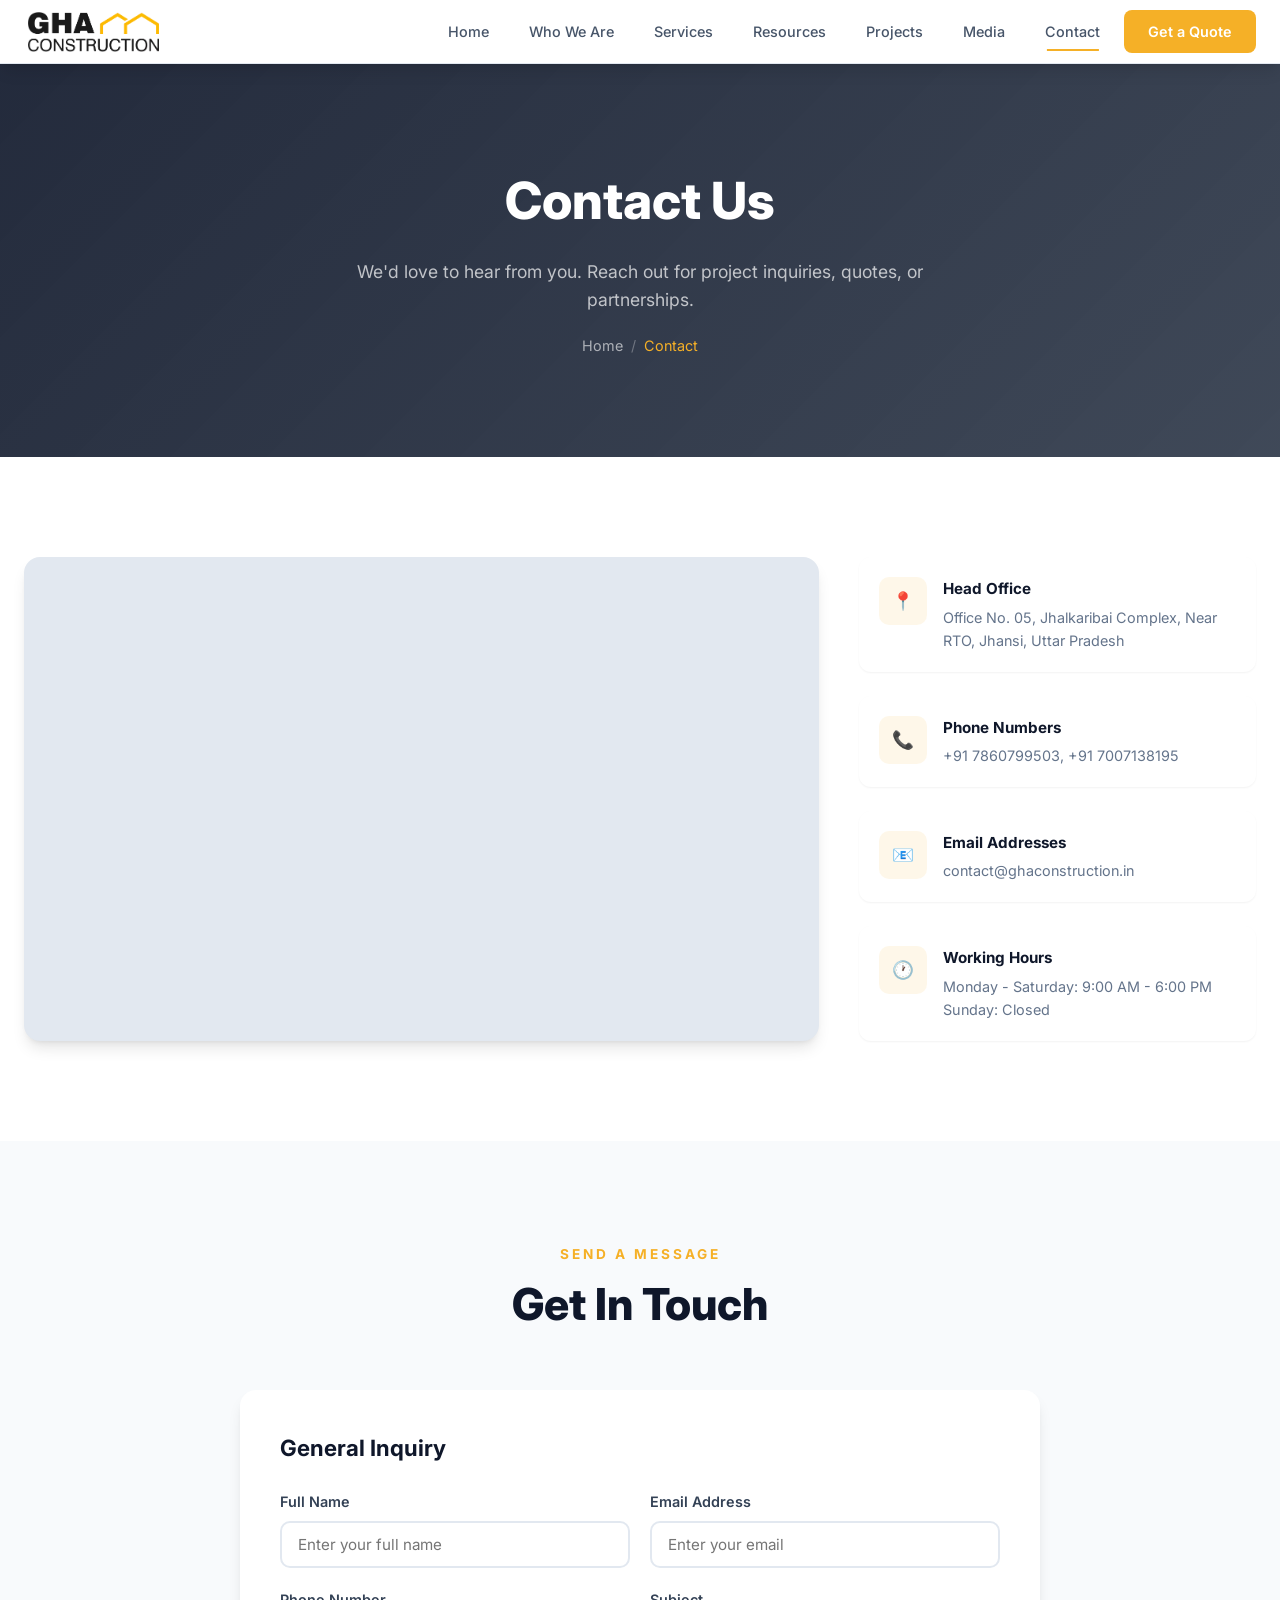
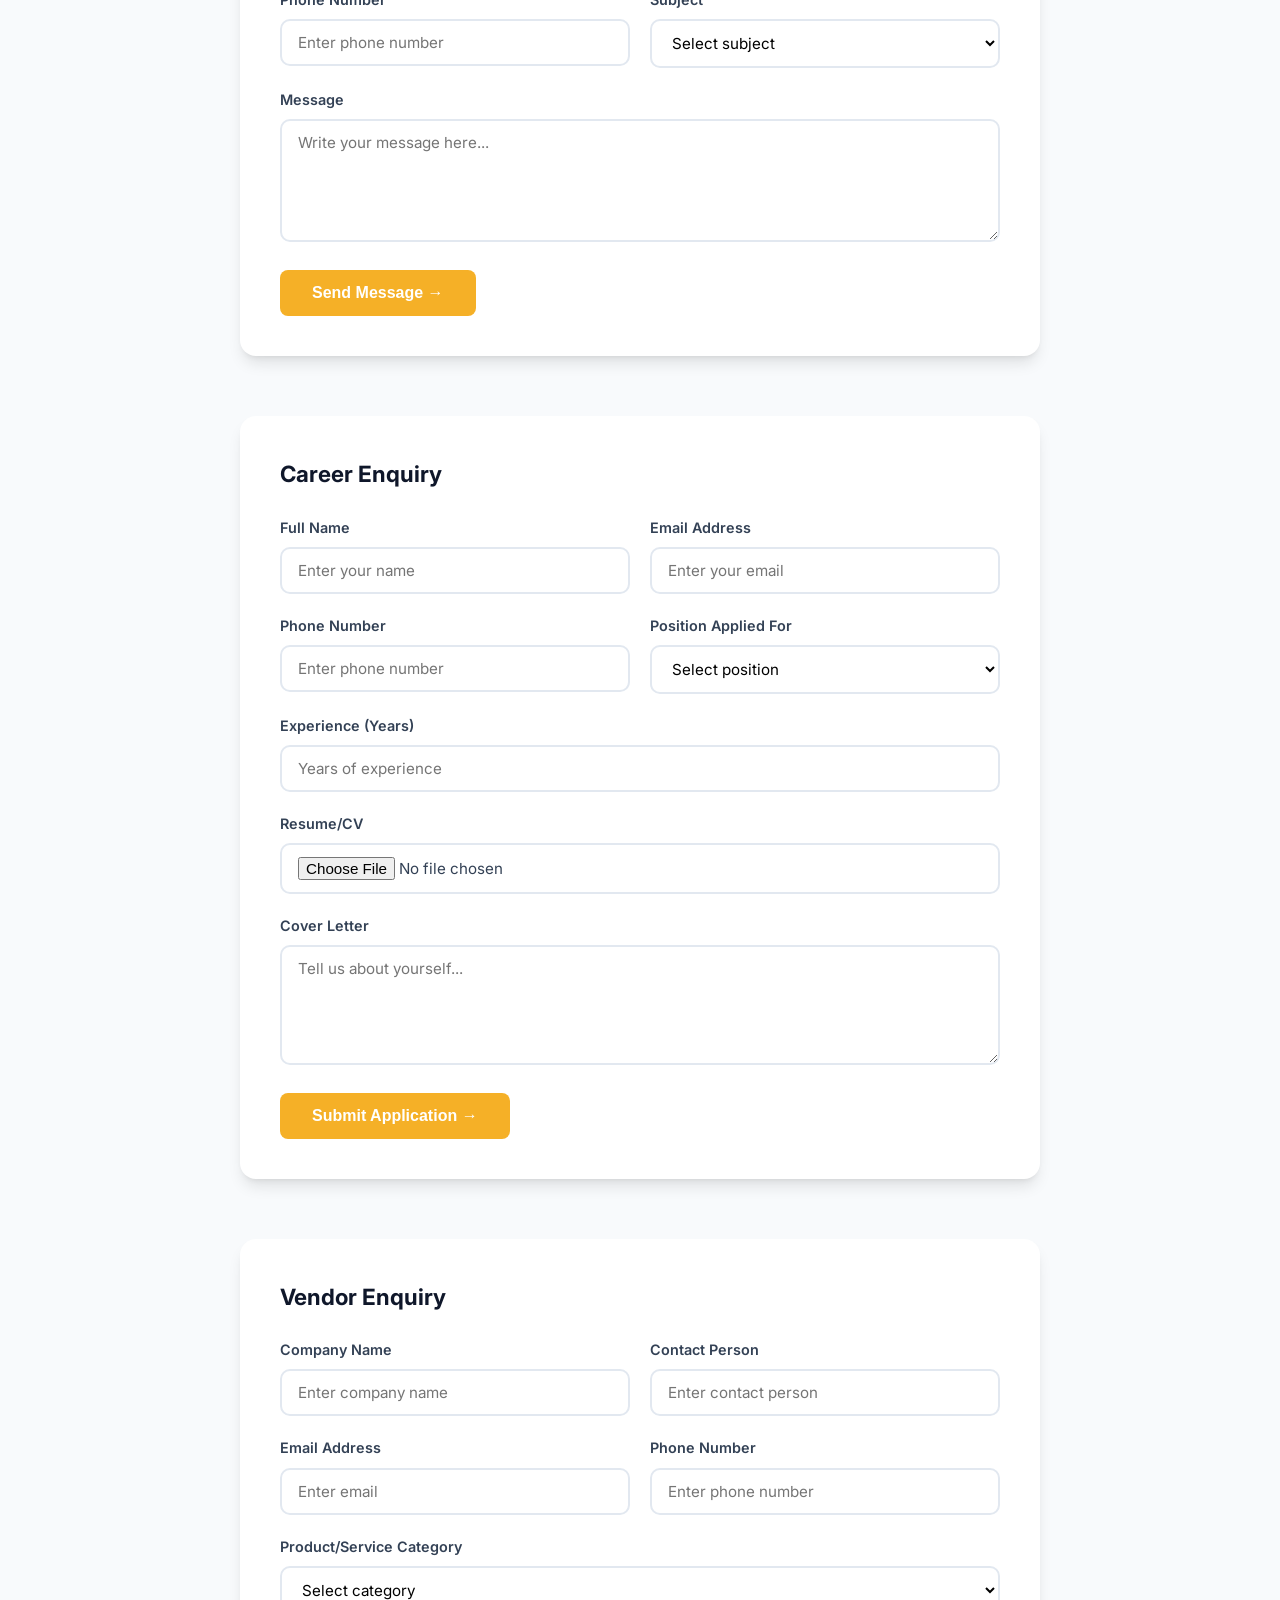
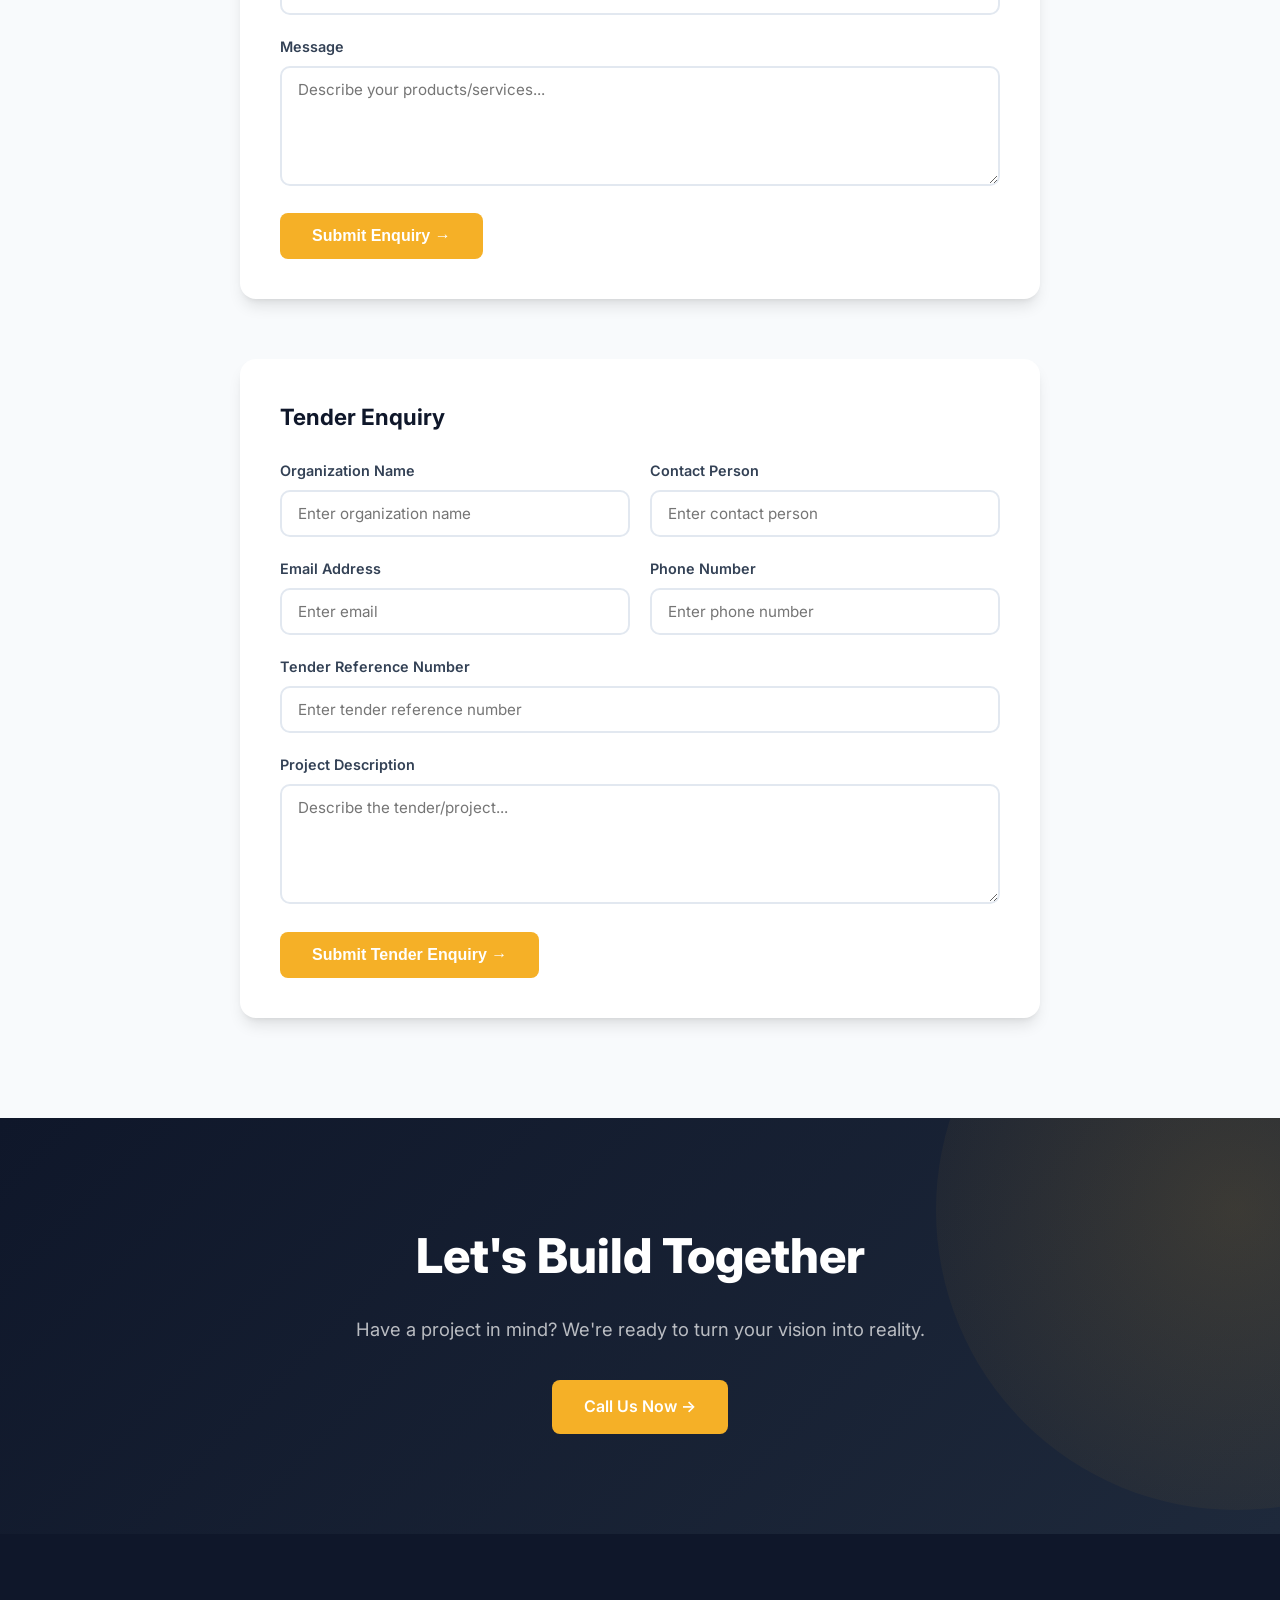
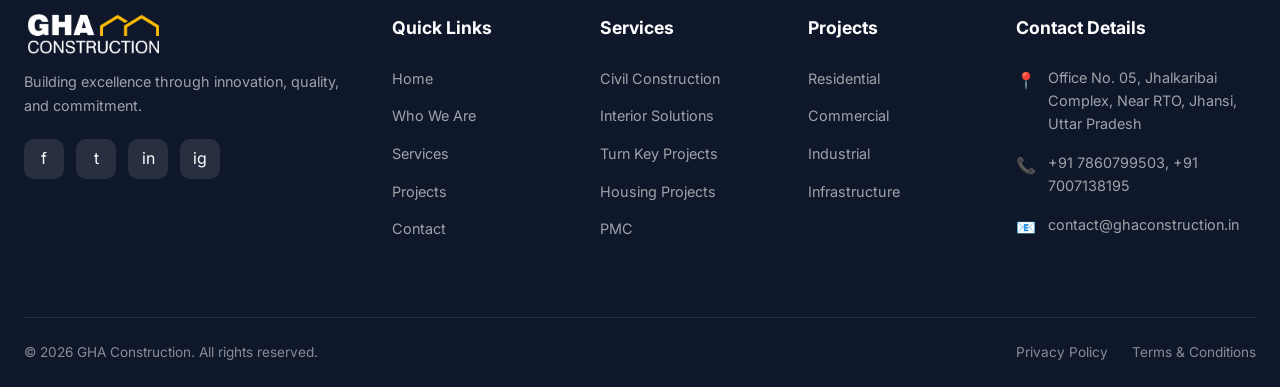
<file: contact.html>
<!DOCTYPE html>
<html lang="en">
<head>
  <meta charset="UTF-8">
  <meta name="viewport" content="width=device-width, initial-scale=1.0">
  <title>Contact Us | GHA Construction</title>
  <meta name="description" content="Get in touch with GHA Construction for project inquiries, quotes, and partnerships.">

  <!-- Open Graph / Facebook -->
  <meta property="og:type" content="website">
  <meta property="og:url" content="https://pariflex1.github.io/gha/contact.html">
  <meta property="og:title" content="Contact Us | GHA Construction">
  <meta property="og:description" content="Get in touch with GHA Construction for project inquiries, quotes, and partnerships.">
  <meta property="og:image" content="https://pariflex1.github.io/gha/images/Logo/logo-512x512.webp">

  <!-- Twitter -->
  <meta property="twitter:card" content="summary_large_image">
  <meta property="twitter:url" content="https://pariflex1.github.io/gha/contact.html">
  <meta property="twitter:title" content="Contact Us | GHA Construction">
  <meta property="twitter:description" content="Get in touch with GHA Construction for project inquiries, quotes, and partnerships.">
  <meta property="twitter:image" content="https://pariflex1.github.io/gha/images/Logo/logo-512x512.webp">
  <link rel="preconnect" href="https://fonts.googleapis.com">
  <link rel="preconnect" href="https://fonts.gstatic.com" crossorigin>
  <link href="https://fonts.googleapis.com/css2?family=Inter:wght@400;500;600;700;800&display=swap" rel="stylesheet">
  <link rel="stylesheet" href="styles.css?v=1.1">
  <script>document.documentElement.classList.add('js');</script>
</head>
<body>

<!-- HEADER -->
<header class="header scrolled" id="header">
  <div class="container">
    <a href="index.html" class="logo">
      <img src="images/Logo/logo-wide-white.webp" alt="GHA Construction Logo" class="logo-img logo-img-light">
      <img src="images/Logo/logo-wide.webp" alt="GHA Construction Logo" class="logo-img logo-img-dark" style="display: none;">
    </a>
    <nav class="nav-menu" id="navMenu">
      <a href="index.html" class="nav-link">Home</a>
      <a href="who-we-are.html" class="nav-link">Who We Are</a>
      <a href="services.html" class="nav-link">Services</a>
      <a href="resources.html" class="nav-link">Resources</a>
      <a href="projects.html" class="nav-link">Projects</a>
      <a href="media.html" class="nav-link">Media</a>
      <a href="contact.html" class="nav-link active">Contact</a>
      <a href="contact.html" class="btn btn-primary">Get a Quote</a>
    </nav>
    <div class="mobile-toggle" id="mobileToggle"><span></span><span></span><span></span></div>
  </div>
</header>

<!-- PAGE HERO -->
<section class="page-hero">
  <div class="container">
    <h1>Contact Us</h1>
    <p>We'd love to hear from you. Reach out for project inquiries, quotes, or partnerships.</p>
    <div class="breadcrumb">
      <a href="index.html">Home</a><span class="separator">/</span><span class="current">Contact</span>
    </div>
  </div>
</section>

<!-- CONTACT INFO + MAP -->
<section class="section">
  <div class="container">
    <div class="contact-preview-grid">
      <div class="contact-map">
        <iframe src="https://www.google.com/maps/embed?pb=!1m18!1m12!1m3!1d3602.1384025091724!2d78.59293081501438!3d25.44749798378036!2m3!1f0!2f0!3f0!3m2!1i1024!2i768!4f13.1!3m3!1m2!1s0x397777bf0a48187d%3A0x7a756c3bbdeff77e!2sVirangna+Jhalkari+Bai+commercial+Complex!5e0!3m2!1sen!2sin!4v1700000000000!5m2!1sen!2sin" allowfullscreen="" loading="lazy"></iframe>
      </div>
      <div class="contact-info-list">
        <div class="contact-info-item">
          <div class="contact-info-icon">&#128205;</div>
          <div>
            <h4>Head Office</h4>
            <p>Office No. 05, Jhalkaribai Complex, Near RTO, Jhansi, Uttar Pradesh</p>
          </div>
        </div>
        <div class="contact-info-item">
          <div class="contact-info-icon">&#128222;</div>
          <div>
            <h4>Phone Numbers</h4>
            <p>+91 7860799503, +91 7007138195</p>
          </div>
        </div>
        <div class="contact-info-item">
          <div class="contact-info-icon">&#128231;</div>
          <div>
            <h4>Email Addresses</h4>
            <p>contact@ghaconstruction.in</p>
          </div>
        </div>
        <div class="contact-info-item">
          <div class="contact-info-icon">&#128336;</div>
          <div>
            <h4>Working Hours</h4>
            <p>Monday - Saturday: 9:00 AM - 6:00 PM<br>Sunday: Closed</p>
          </div>
        </div>
      </div>
    </div>
  </div>
</section>


<!-- CONTACT FORMS -->
<section class="section form-section">
  <div class="container">
    <div class="section-header">
      <span class="section-label">Send a Message</span>
      <h2 class="section-title">Get In Touch</h2>
    </div>

    <!-- General Contact Form -->
    <div class="form-card" style="max-width:800px;margin:0 auto 60px;">
      <h3>General Inquiry</h3>
      <form>
        <div style="display:grid;grid-template-columns:1fr 1fr;gap:20px;">
          <div class="form-group">
            <label>Full Name</label>
            <input type="text" placeholder="Enter your full name" required>
          </div>
          <div class="form-group">
            <label>Email Address</label>
            <input type="email" placeholder="Enter your email" required>
          </div>
        </div>
        <div style="display:grid;grid-template-columns:1fr 1fr;gap:20px;">
          <div class="form-group">
            <label>Phone Number</label>
            <input type="tel" placeholder="Enter phone number" required>
          </div>
          <div class="form-group">
            <label>Subject</label>
            <select required>
              <option value="">Select subject</option>
              <option>Project Inquiry</option>
              <option>Partnership</option>
              <option>General Question</option>
              <option>Feedback</option>
            </select>
          </div>
        </div>
        <div class="form-group">
          <label>Message</label>
          <textarea placeholder="Write your message here..." rows="5" required></textarea>
        </div>
        <button type="submit" class="btn btn-primary">Send Message &#8594;</button>
      </form>
    </div>

    <!-- Career Enquiry Form -->
    <div class="form-card" style="max-width:800px;margin:0 auto 60px;">
      <h3>Career Enquiry</h3>
      <form>
        <div style="display:grid;grid-template-columns:1fr 1fr;gap:20px;">
          <div class="form-group">
            <label>Full Name</label>
            <input type="text" placeholder="Enter your name" required>
          </div>
          <div class="form-group">
            <label>Email Address</label>
            <input type="email" placeholder="Enter your email" required>
          </div>
        </div>
        <div style="display:grid;grid-template-columns:1fr 1fr;gap:20px;">
          <div class="form-group">
            <label>Phone Number</label>
            <input type="tel" placeholder="Enter phone number" required>
          </div>
          <div class="form-group">
            <label>Position Applied For</label>
            <select required>
              <option value="">Select position</option>
              <option>Project Manager</option>
              <option>Site Engineer</option>
              <option>Interior Designer</option>
              <option>Safety Officer</option>
              <option>Quantity Surveyor</option>
              <option>Other</option>
            </select>
          </div>
        </div>
        <div class="form-group">
          <label>Experience (Years)</label>
          <input type="number" placeholder="Years of experience" required>
        </div>
        <div class="form-group">
          <label>Resume/CV</label>
          <input type="file" accept=".pdf,.doc,.docx">
        </div>
        <div class="form-group">
          <label>Cover Letter</label>
          <textarea placeholder="Tell us about yourself..." rows="4"></textarea>
        </div>
        <button type="submit" class="btn btn-primary">Submit Application &#8594;</button>
      </form>
    </div>

    <!-- Vendor Enquiry Form -->
    <div class="form-card" style="max-width:800px;margin:0 auto 60px;">
      <h3>Vendor Enquiry</h3>
      <form>
        <div style="display:grid;grid-template-columns:1fr 1fr;gap:20px;">
          <div class="form-group">
            <label>Company Name</label>
            <input type="text" placeholder="Enter company name" required>
          </div>
          <div class="form-group">
            <label>Contact Person</label>
            <input type="text" placeholder="Enter contact person" required>
          </div>
        </div>
        <div style="display:grid;grid-template-columns:1fr 1fr;gap:20px;">
          <div class="form-group">
            <label>Email Address</label>
            <input type="email" placeholder="Enter email" required>
          </div>
          <div class="form-group">
            <label>Phone Number</label>
            <input type="tel" placeholder="Enter phone number" required>
          </div>
        </div>
        <div class="form-group">
          <label>Product/Service Category</label>
          <select required>
            <option value="">Select category</option>
            <option>Building Materials</option>
            <option>Heavy Equipment</option>
            <option>Electrical</option>
            <option>Plumbing</option>
            <option>Interior Finishes</option>
            <option>Others</option>
          </select>
        </div>
        <div class="form-group">
          <label>Message</label>
          <textarea placeholder="Describe your products/services..." rows="4"></textarea>
        </div>
        <button type="submit" class="btn btn-primary">Submit Enquiry &#8594;</button>
      </form>
    </div>

    <!-- Tender Enquiry Form -->
    <div class="form-card" style="max-width:800px;margin:0 auto;">
      <h3>Tender Enquiry</h3>
      <form>
        <div style="display:grid;grid-template-columns:1fr 1fr;gap:20px;">
          <div class="form-group">
            <label>Organization Name</label>
            <input type="text" placeholder="Enter organization name" required>
          </div>
          <div class="form-group">
            <label>Contact Person</label>
            <input type="text" placeholder="Enter contact person" required>
          </div>
        </div>
        <div style="display:grid;grid-template-columns:1fr 1fr;gap:20px;">
          <div class="form-group">
            <label>Email Address</label>
            <input type="email" placeholder="Enter email" required>
          </div>
          <div class="form-group">
            <label>Phone Number</label>
            <input type="tel" placeholder="Enter phone number" required>
          </div>
        </div>
        <div class="form-group">
          <label>Tender Reference Number</label>
          <input type="text" placeholder="Enter tender reference number">
        </div>
        <div class="form-group">
          <label>Project Description</label>
          <textarea placeholder="Describe the tender/project..." rows="4" required></textarea>
        </div>
        <button type="submit" class="btn btn-primary">Submit Tender Enquiry &#8594;</button>
      </form>
    </div>
  </div>
</section>

<!-- CTA -->
<section class="cta-section">
  <div class="container">
    <h2>Let's Build Together</h2>
    <p>Have a project in mind? We're ready to turn your vision into reality.</p>
    <a href="tel:9616090002" class="btn btn-primary">Call Us Now &#8594;</a>
  </div>
</section>

<!-- FOOTER -->
<footer class="footer">
  <div class="container">
    <div class="footer-grid">
      <div class="footer-about">
        <a href="index.html" class="logo">
          <img src="images/Logo/logo-wide-white.webp" alt="GHA Construction Logo" class="logo-img logo-img-light">
          <img src="images/Logo/logo-wide.webp" alt="GHA Construction Logo" class="logo-img logo-img-dark" style="display: none;">
        </a>
        <p>Building excellence through innovation, quality, and commitment.</p>
        <div class="footer-social"><a href="#">f</a><a href="#">t</a><a href="#">in</a><a href="#">ig</a></div>
      </div>
      <div><h4>Quick Links</h4><ul class="footer-links"><li><a href="index.html">Home</a></li><li><a href="who-we-are.html">Who We Are</a></li><li><a href="services.html">Services</a></li><li><a href="projects.html">Projects</a></li><li><a href="contact.html">Contact</a></li></ul></div>
      <div><h4>Services</h4><ul class="footer-links"><li><a href="services.html">Civil Construction</a></li><li><a href="services.html">Interior Solutions</a></li><li><a href="services.html">Turn Key Projects</a></li><li><a href="services.html">Housing Projects</a></li><li><a href="services.html">PMC</a></li></ul></div>
      <div><h4>Projects</h4><ul class="footer-links"><li><a href="projects.html">Residential</a></li><li><a href="projects.html">Commercial</a></li><li><a href="projects.html">Industrial</a></li><li><a href="projects.html">Infrastructure</a></li></ul></div>
      <div><h4>Contact Details</h4><div class="footer-contact-item"><span>&#128205;</span><p>Office No. 05, Jhalkaribai Complex, Near RTO, Jhansi, Uttar Pradesh</p></div><div class="footer-contact-item"><span>&#128222;</span><p>+91 7860799503, +91 7007138195</p></div><div class="footer-contact-item"><span>&#128231;</span><p>contact@ghaconstruction.in</p></div></div>
    </div>
    <div class="footer-bottom"><p>&copy; 2026 GHA Construction. All rights reserved.</p><div class="footer-bottom-links"><a href="#">Privacy Policy</a><a href="#">Terms &amp; Conditions</a></div></div>
  </div>
</footer>

<script src="script.js"></script>
</body>
</html>
</file>
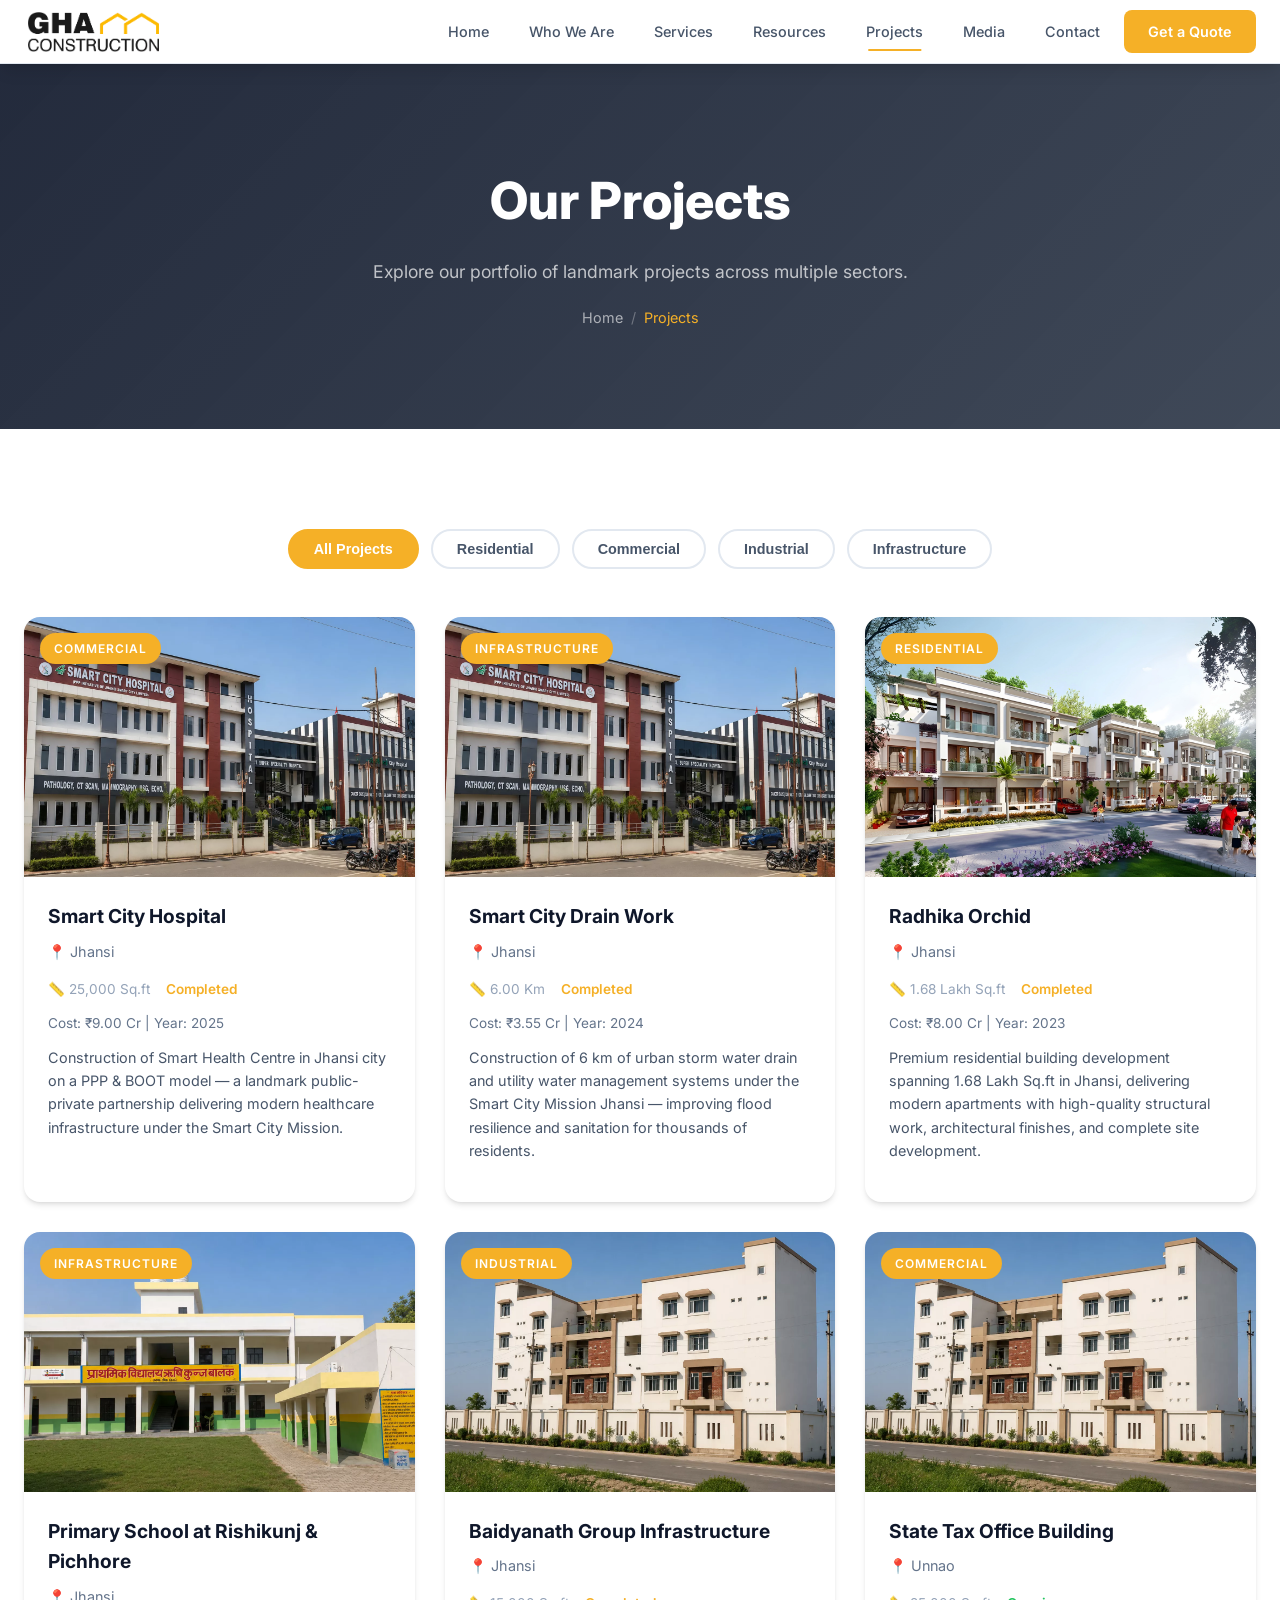
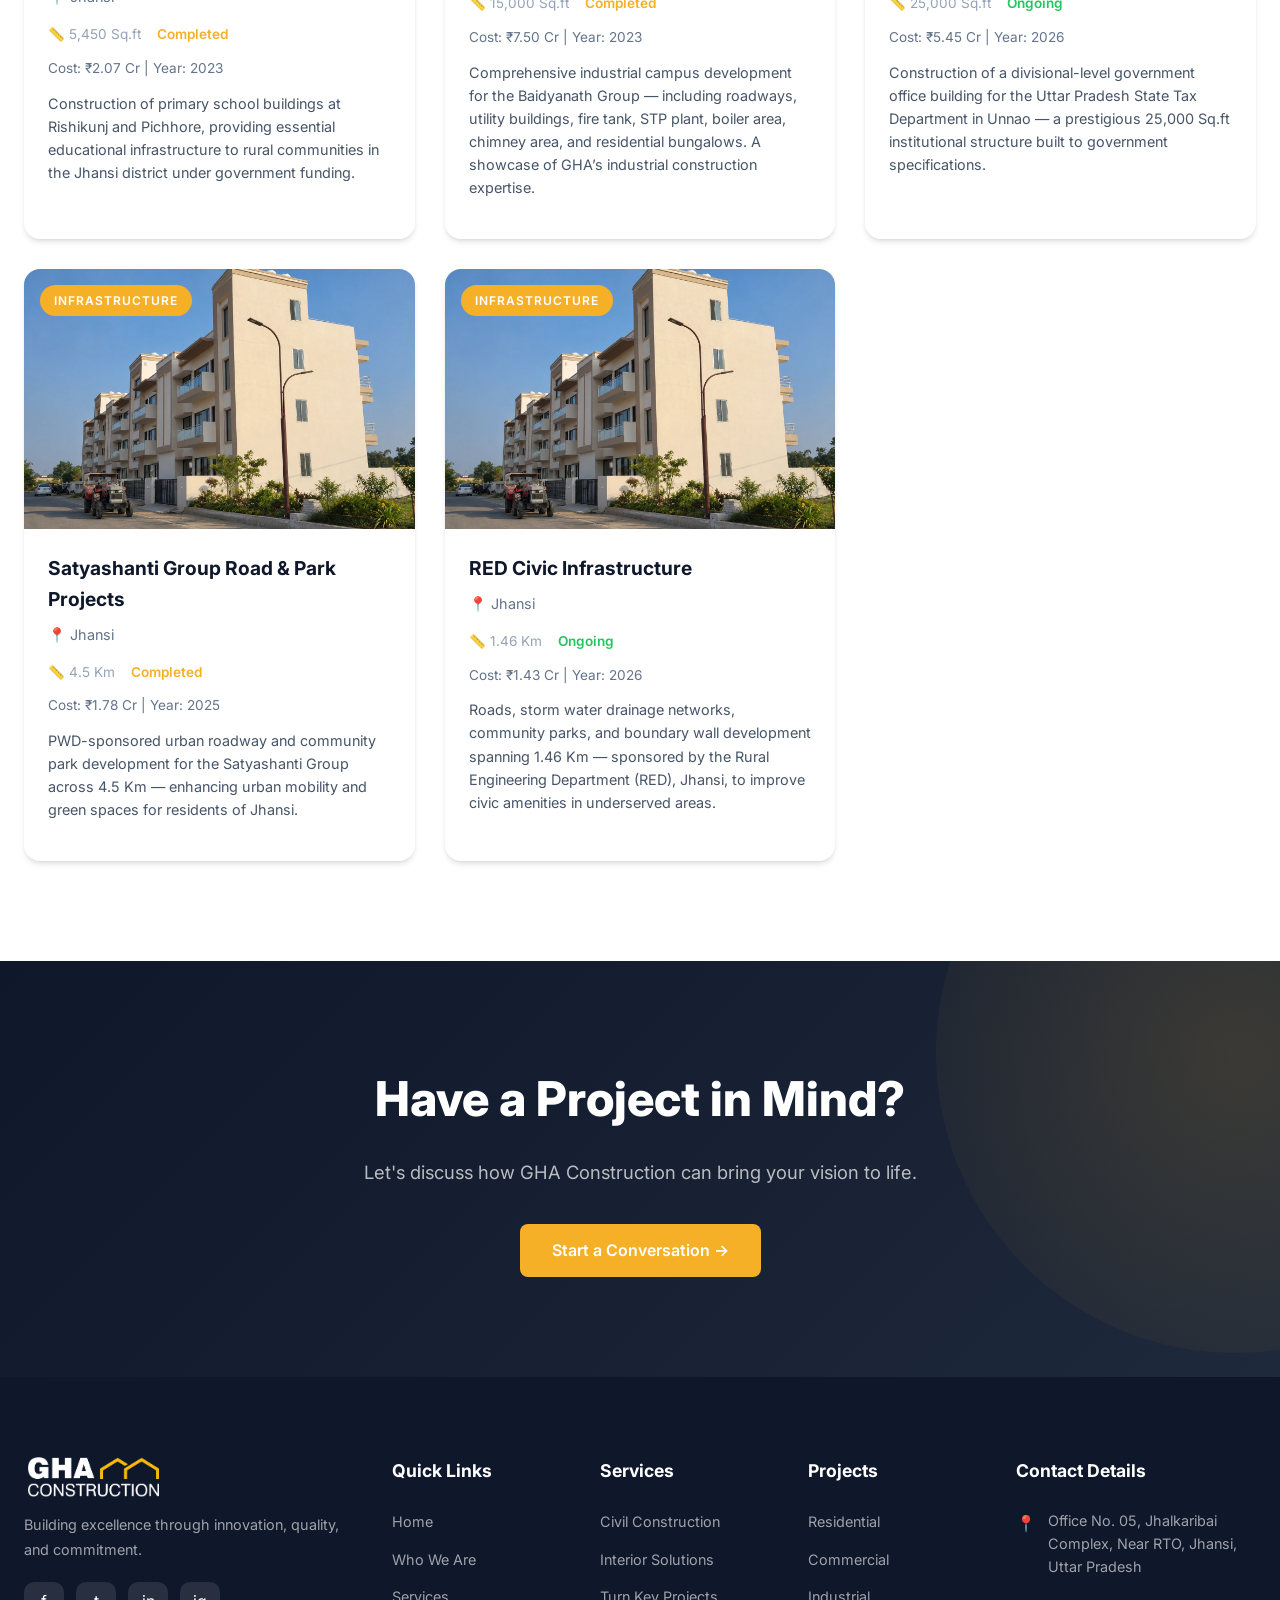
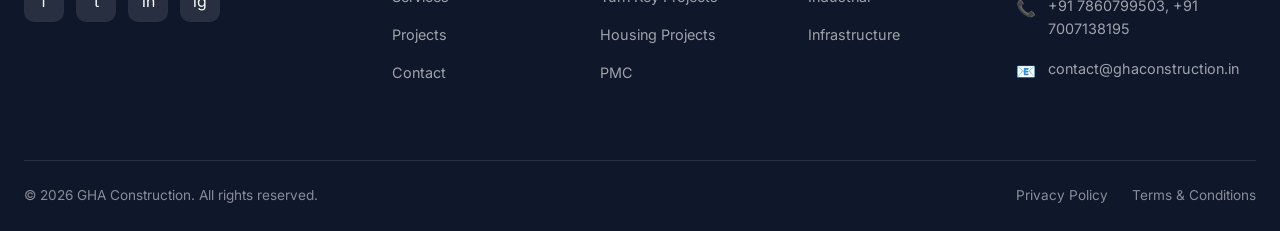
<file: projects.html>
<!DOCTYPE html>
<html lang="en">
<head>
  <meta charset="UTF-8">
  <meta name="viewport" content="width=device-width, initial-scale=1.0">
  <title>Projects | GHA Construction</title>
  <meta name="description" content="Explore GHA Construction's portfolio of residential, commercial, industrial, and infrastructure projects.">

  <!-- Open Graph / Facebook -->
  <meta property="og:type" content="website">
  <meta property="og:url" content="https://pariflex1.github.io/gha/projects.html">
  <meta property="og:title" content="Projects | GHA Construction">
  <meta property="og:description" content="Explore GHA Construction's portfolio of residential, commercial, industrial, and infrastructure projects.">
  <meta property="og:image" content="https://pariflex1.github.io/gha/images/Logo/logo-512x512.webp">

  <!-- Twitter -->
  <meta property="twitter:card" content="summary_large_image">
  <meta property="twitter:url" content="https://pariflex1.github.io/gha/projects.html">
  <meta property="twitter:title" content="Projects | GHA Construction">
  <meta property="twitter:description" content="Explore GHA Construction's portfolio of residential, commercial, industrial, and infrastructure projects.">
  <meta property="twitter:image" content="https://pariflex1.github.io/gha/images/Logo/logo-512x512.webp">
  <link rel="preconnect" href="https://fonts.googleapis.com">
  <link rel="preconnect" href="https://fonts.gstatic.com" crossorigin>
  <link href="https://fonts.googleapis.com/css2?family=Inter:wght@400;500;600;700;800&display=swap" rel="stylesheet">
  <link rel="stylesheet" href="styles.css?v=1.1">
  <script>document.documentElement.classList.add('js');</script>
</head>
<body>

<!-- HEADER -->
<header class="header scrolled" id="header">
  <div class="container">
    <a href="index.html" class="logo">
      <img src="images/Logo/logo-wide-white.webp" alt="GHA Construction Logo" class="logo-img logo-img-light">
      <img src="images/Logo/logo-wide.webp" alt="GHA Construction Logo" class="logo-img logo-img-dark" style="display: none;">
    </a>
    <nav class="nav-menu" id="navMenu">
      <a href="index.html" class="nav-link">Home</a>
      <a href="who-we-are.html" class="nav-link">Who We Are</a>
      <a href="services.html" class="nav-link">Services</a>
      <a href="resources.html" class="nav-link">Resources</a>
      <a href="projects.html" class="nav-link active">Projects</a>
      <a href="media.html" class="nav-link">Media</a>
      <a href="contact.html" class="nav-link">Contact</a>
      <a href="contact.html" class="btn btn-primary">Get a Quote</a>
    </nav>
    <div class="mobile-toggle" id="mobileToggle"><span></span><span></span><span></span></div>
  </div>
</header>

<!-- PAGE HERO -->
<section class="page-hero">
  <div class="container">
    <h1>Our Projects</h1>
    <p>Explore our portfolio of landmark projects across multiple sectors.</p>
    <div class="breadcrumb">
      <a href="index.html">Home</a><span class="separator">/</span><span class="current">Projects</span>
    </div>
  </div>
</section>

<!-- PROJECTS FILTER -->
<section class="section">
  <div class="container">
    <div class="filter-bar">
      <button class="filter-btn active" data-filter="all">All Projects</button>
      <button class="filter-btn" data-filter="residential">Residential</button>
      <button class="filter-btn" data-filter="commercial">Commercial</button>
      <button class="filter-btn" data-filter="industrial">Industrial</button>
      <button class="filter-btn" data-filter="infrastructure">Infrastructure</button>
    </div>

    <div class="projects-grid" id="projectsGrid"></div>
  </div>
</section>

<!-- CTA -->
<section class="cta-section">
  <div class="container">
    <h2>Have a Project in Mind?</h2>
    <p>Let's discuss how GHA Construction can bring your vision to life.</p>
    <a href="contact.html" class="btn btn-primary">Start a Conversation &#8594;</a>
  </div>
</section>

<!-- FOOTER -->
<footer class="footer">
  <div class="container">
    <div class="footer-grid">
      <div class="footer-about">
        <a href="index.html" class="logo">
          <img src="images/Logo/logo-wide-white.webp" alt="GHA Construction Logo" class="logo-img logo-img-light">
          <img src="images/Logo/logo-wide.webp" alt="GHA Construction Logo" class="logo-img logo-img-dark" style="display: none;">
        </a>
        <p>Building excellence through innovation, quality, and commitment.</p>
        <div class="footer-social"><a href="#">f</a><a href="#">t</a><a href="#">in</a><a href="#">ig</a></div>
      </div>
      <div><h4>Quick Links</h4><ul class="footer-links"><li><a href="index.html">Home</a></li><li><a href="who-we-are.html">Who We Are</a></li><li><a href="services.html">Services</a></li><li><a href="projects.html">Projects</a></li><li><a href="contact.html">Contact</a></li></ul></div>
      <div><h4>Services</h4><ul class="footer-links"><li><a href="services.html">Civil Construction</a></li><li><a href="services.html">Interior Solutions</a></li><li><a href="services.html">Turn Key Projects</a></li><li><a href="services.html">Housing Projects</a></li><li><a href="services.html">PMC</a></li></ul></div>
      <div><h4>Projects</h4><ul class="footer-links"><li><a href="projects.html">Residential</a></li><li><a href="projects.html">Commercial</a></li><li><a href="projects.html">Industrial</a></li><li><a href="projects.html">Infrastructure</a></li></ul></div>
      <div><h4>Contact Details</h4><div class="footer-contact-item"><span>&#128205;</span><p>Office No. 05, Jhalkaribai Complex, Near RTO, Jhansi, Uttar Pradesh</p></div><div class="footer-contact-item"><span>&#128222;</span><p>+91 7860799503, +91 7007138195</p></div><div class="footer-contact-item"><span>&#128231;</span><p>contact@ghaconstruction.in</p></div></div>
    </div>
    <div class="footer-bottom"><p>&copy; 2026 GHA Construction. All rights reserved.</p><div class="footer-bottom-links"><a href="#">Privacy Policy</a><a href="#">Terms &amp; Conditions</a></div></div>
  </div>
</footer>

<script src="portfolio-data.js"></script>
<script src="script.js"></script>
</body>
</html>
</file>
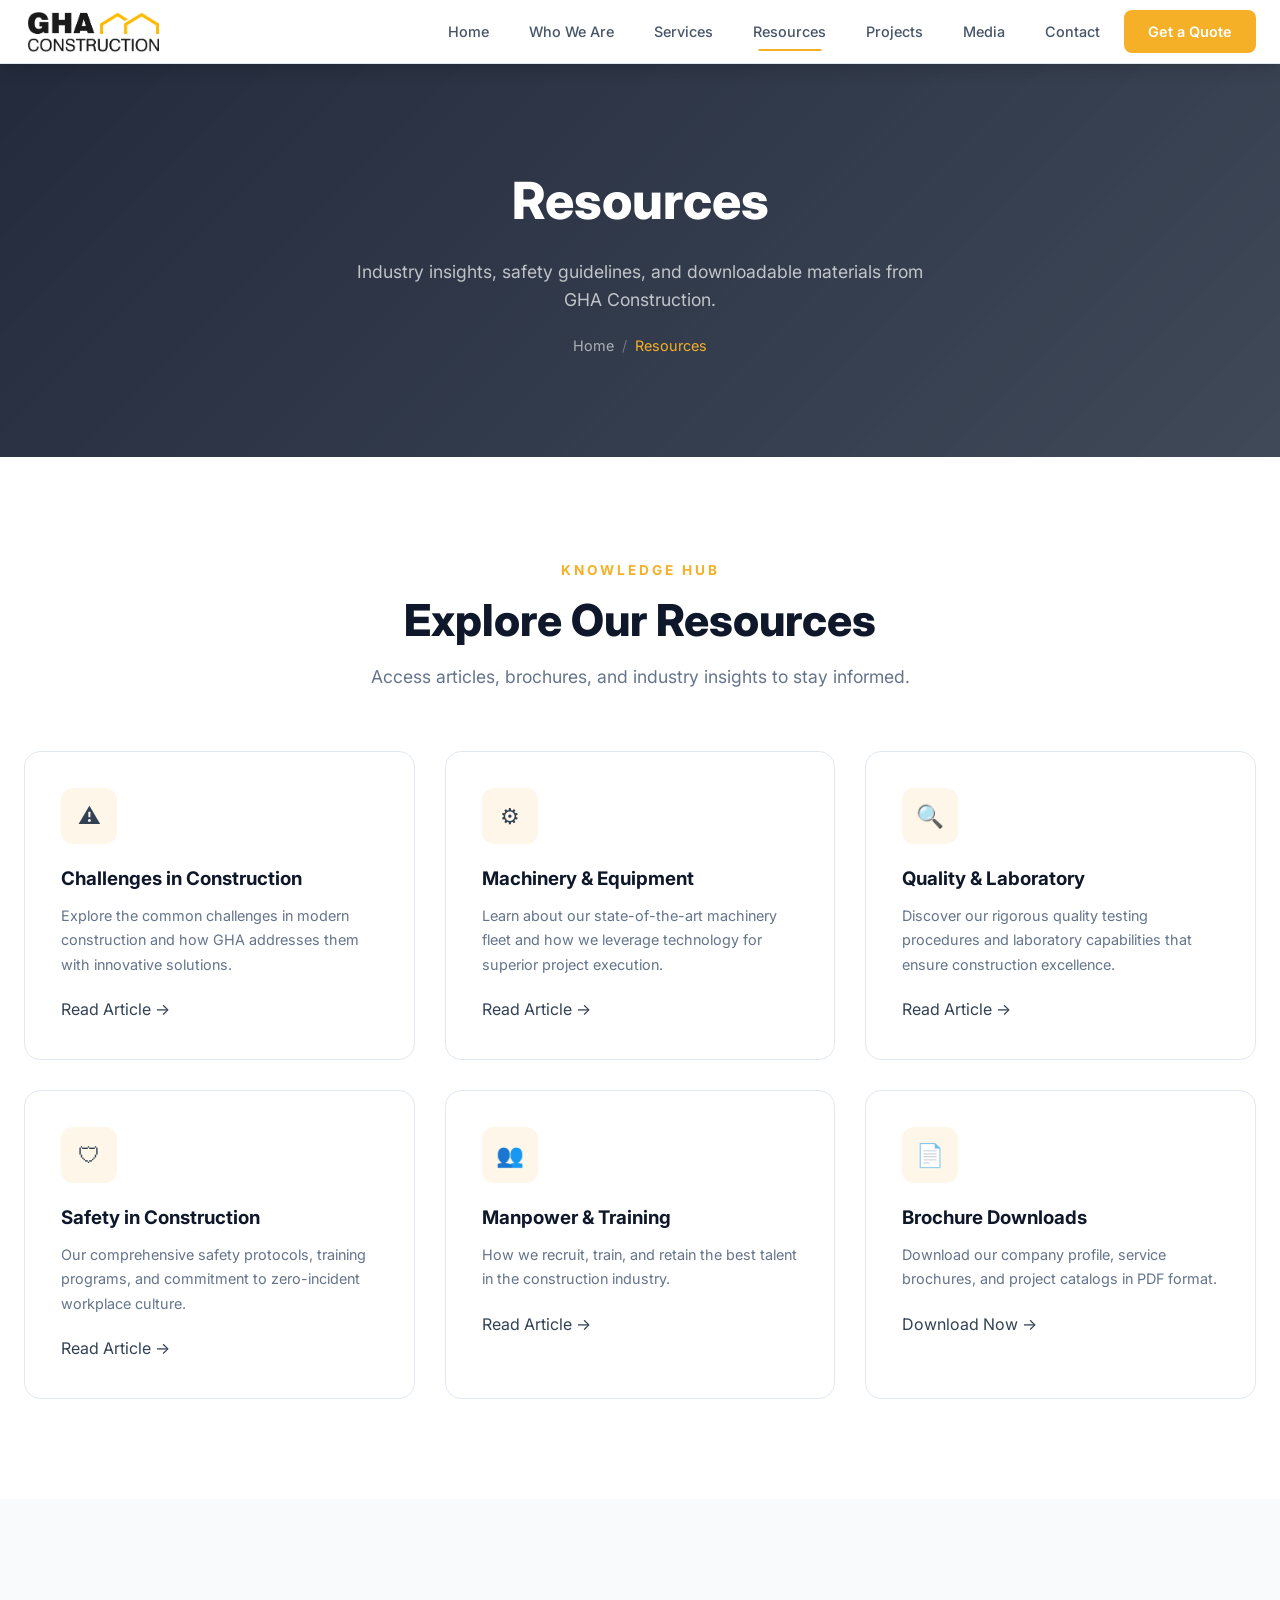
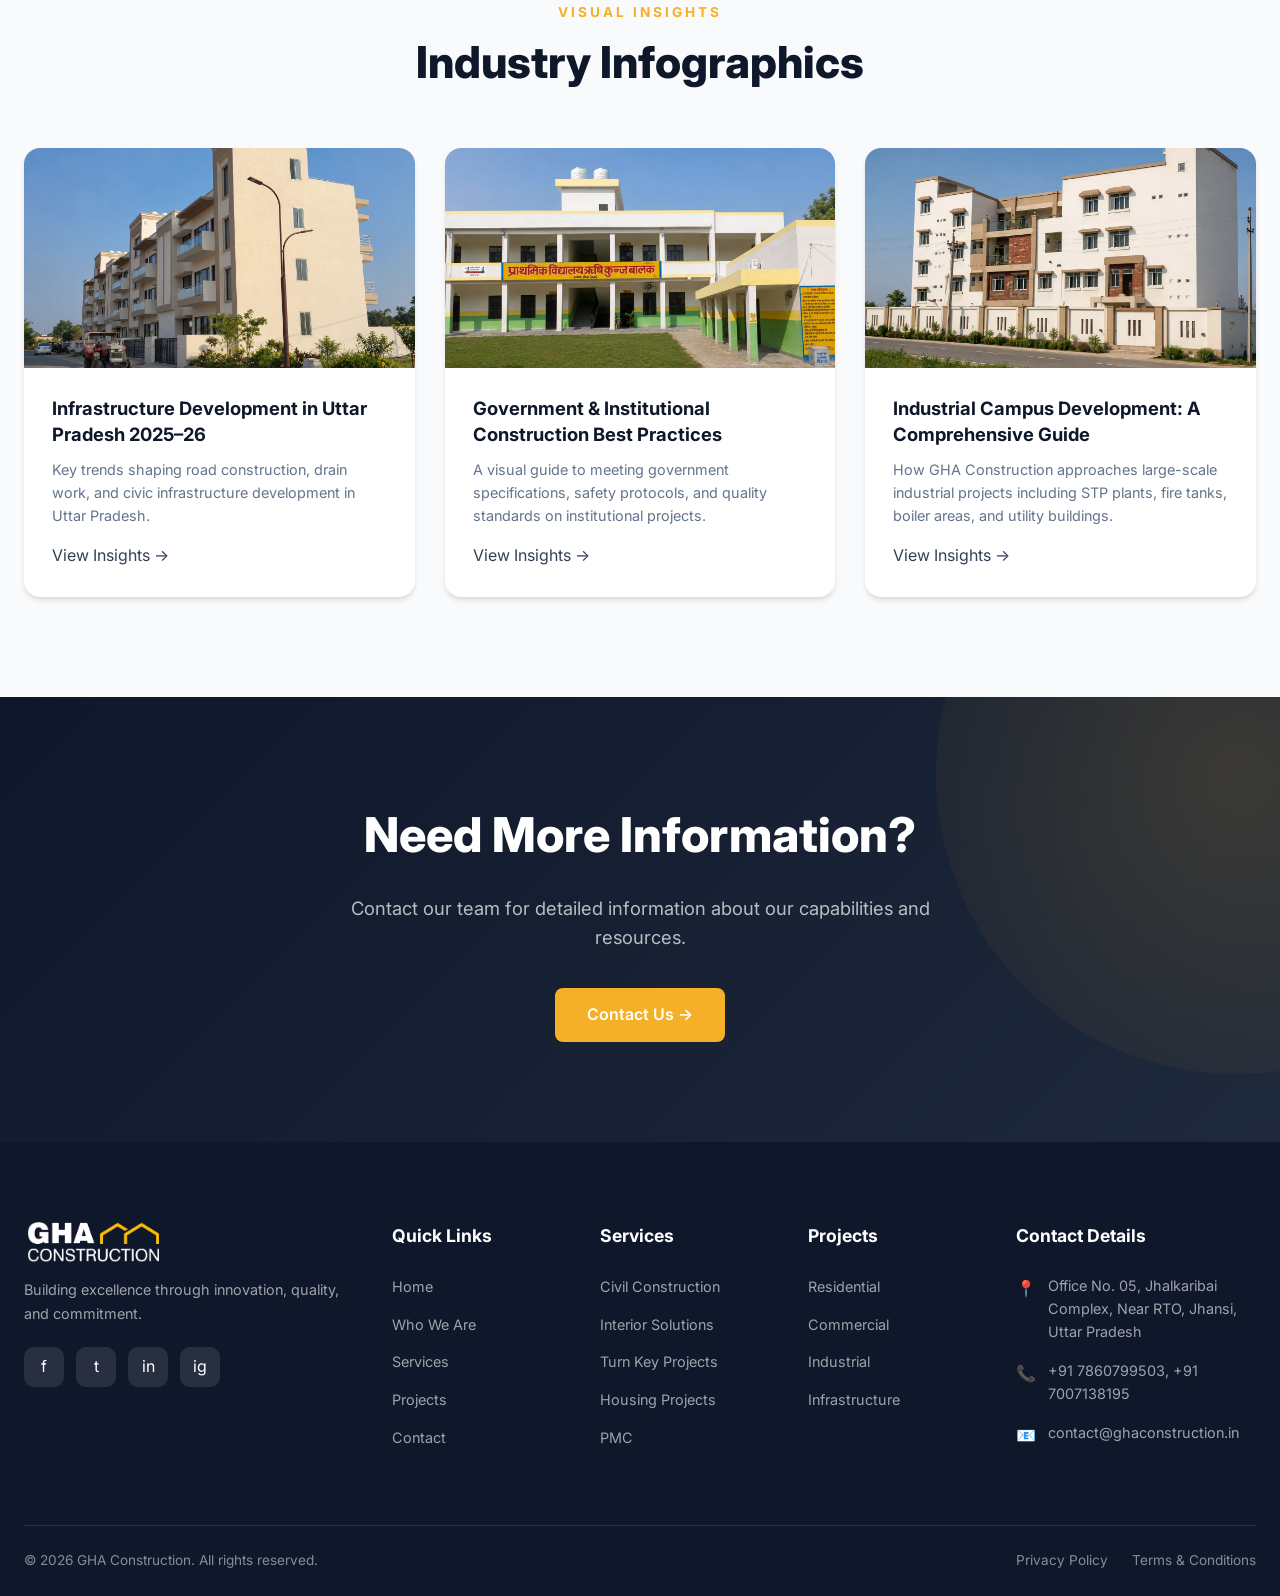
<file: resources.html>
<!DOCTYPE html>
<html lang="en">
<head>
  <meta charset="UTF-8">
  <meta name="viewport" content="width=device-width, initial-scale=1.0">
  <title>Resources | GHA Construction — Industry Insights &amp; Knowledge Hub, Jhansi UP</title>
  <meta name="description" content="Explore GHA Construction's knowledge hub: articles on civil construction challenges, machinery, quality standards, safety protocols, and manpower training. Insights from Jhansi's leading infrastructure firm.">
  <meta name="keywords" content="GHA Construction resources, civil construction articles, infrastructure insights Jhansi, construction safety guidelines UP, building quality standards">
  <meta name="author" content="GHA Construction">
  <link rel="canonical" href="https://pariflex1.github.io/gha/resources.html">

  <!-- Open Graph / Facebook -->
  <meta property="og:type" content="website">
  <meta property="og:url" content="https://pariflex1.github.io/gha/resources.html">
  <meta property="og:title" content="Resources | GHA Construction — Industry Insights &amp; Knowledge Hub">
  <meta property="og:description" content="Access articles, safety guidelines, and industry insights from GHA Construction — Jhansi's premier civil engineering &amp; infrastructure firm.">
  <meta property="og:image" content="https://pariflex1.github.io/gha/images/Logo/logo-512x512.webp">
  <meta property="og:site_name" content="GHA Construction">
  <meta property="og:locale" content="en_IN">

  <!-- Twitter -->
  <meta property="twitter:card" content="summary_large_image">
  <meta property="twitter:url" content="https://pariflex1.github.io/gha/resources.html">
  <meta property="twitter:title" content="Resources | GHA Construction — Industry Insights &amp; Knowledge Hub">
  <meta property="twitter:description" content="Access articles, safety guidelines, and industry insights from GHA Construction — Jhansi's premier civil engineering &amp; infrastructure firm.">
  <meta property="twitter:image" content="https://pariflex1.github.io/gha/images/Logo/logo-512x512.webp">
  <link rel="preconnect" href="https://fonts.googleapis.com">
  <link rel="preconnect" href="https://fonts.gstatic.com" crossorigin>
  <link href="https://fonts.googleapis.com/css2?family=Inter:wght@400;500;600;700;800&display=swap" rel="stylesheet">
  <link rel="stylesheet" href="styles.css?v=1.1">
  <script>document.documentElement.classList.add('js');</script>
</head>
<body>

<!-- HEADER -->
<header class="header scrolled" id="header">
  <div class="container">
    <a href="index.html" class="logo">
      <img src="images/Logo/logo-wide-white.webp" alt="GHA Construction Logo" class="logo-img logo-img-light">
      <img src="images/Logo/logo-wide.webp" alt="GHA Construction Logo" class="logo-img logo-img-dark" style="display: none;">
    </a>
    <nav class="nav-menu" id="navMenu">
      <a href="index.html" class="nav-link">Home</a>
      <a href="who-we-are.html" class="nav-link">Who We Are</a>
      <a href="services.html" class="nav-link">Services</a>
      <a href="resources.html" class="nav-link active">Resources</a>
      <a href="projects.html" class="nav-link">Projects</a>
      <a href="media.html" class="nav-link">Media</a>
      <a href="contact.html" class="nav-link">Contact</a>
      <a href="contact.html" class="btn btn-primary">Get a Quote</a>
    </nav>
    <div class="mobile-toggle" id="mobileToggle"><span></span><span></span><span></span></div>
  </div>
</header>

<!-- PAGE HERO -->
<section class="page-hero">
  <div class="container">
    <h1>Resources</h1>
    <p>Industry insights, safety guidelines, and downloadable materials from GHA Construction.</p>
    <div class="breadcrumb">
      <a href="index.html">Home</a><span class="separator">/</span><span class="current">Resources</span>
    </div>
  </div>
</section>

<!-- RESOURCES GRID -->
<section class="section">
  <div class="container">
    <div class="section-header">
      <span class="section-label">Knowledge Hub</span>
      <h2 class="section-title">Explore Our Resources</h2>
      <p class="section-subtitle">Access articles, brochures, and industry insights to stay informed.</p>
    </div>
    <div class="resource-grid">
      <div class="resource-card animate-on-scroll">
        <div class="resource-icon">&#9888;</div>
        <h3>Challenges in Construction</h3>
        <p>Explore the common challenges in modern construction and how GHA addresses them with innovative solutions.</p>
        <a href="#" class="btn-link">Read Article &#8594;</a>
      </div>
      <div class="resource-card animate-on-scroll">
        <div class="resource-icon">&#9881;</div>
        <h3>Machinery &amp; Equipment</h3>
        <p>Learn about our state-of-the-art machinery fleet and how we leverage technology for superior project execution.</p>
        <a href="#" class="btn-link">Read Article &#8594;</a>
      </div>
      <div class="resource-card animate-on-scroll">
        <div class="resource-icon">&#128269;</div>
        <h3>Quality &amp; Laboratory</h3>
        <p>Discover our rigorous quality testing procedures and laboratory capabilities that ensure construction excellence.</p>
        <a href="#" class="btn-link">Read Article &#8594;</a>
      </div>
      <div class="resource-card animate-on-scroll">
        <div class="resource-icon">&#128737;</div>
        <h3>Safety in Construction</h3>
        <p>Our comprehensive safety protocols, training programs, and commitment to zero-incident workplace culture.</p>
        <a href="#" class="btn-link">Read Article &#8594;</a>
      </div>
      <div class="resource-card animate-on-scroll">
        <div class="resource-icon">&#128101;</div>
        <h3>Manpower &amp; Training</h3>
        <p>How we recruit, train, and retain the best talent in the construction industry.</p>
        <a href="#" class="btn-link">Read Article &#8594;</a>
      </div>
      <div class="resource-card animate-on-scroll">
        <div class="resource-icon">&#128196;</div>
        <h3>Brochure Downloads</h3>
        <p>Download our company profile, service brochures, and project catalogs in PDF format.</p>
        <a href="#" class="btn-link">Download Now &#8594;</a>
      </div>
    </div>
  </div>
</section>

<!-- INFOGRAPHICS SECTION -->
<section class="section" style="background:var(--gray-50)">
  <div class="container">
    <div class="section-header">
      <span class="section-label">Visual Insights</span>
      <h2 class="section-title">Industry Infographics</h2>
    </div>
    <div class="news-grid">
      <div class="news-card animate-on-scroll">
        <div class="news-image">
          <img src="images/Projects/Satyashanti Group Road & Park Projects.webp" alt="Road &amp; Infrastructure Development — GHA Construction, Jhansi">
        </div>
        <div class="news-content">
          <h3>Infrastructure Development in Uttar Pradesh 2025–26</h3>
          <p>Key trends shaping road construction, drain work, and civic infrastructure development in Uttar Pradesh.</p>
          <a href="#" class="btn-link">View Insights &#8594;</a>
        </div>
      </div>
      <div class="news-card animate-on-scroll">
        <div class="news-image">
          <img src="images/Projects/Primary School at Rishikunj & Pichhore.webp" alt="Institutional Construction — Primary School, GHA Construction Jhansi">
        </div>
        <div class="news-content">
          <h3>Government &amp; Institutional Construction Best Practices</h3>
          <p>A visual guide to meeting government specifications, safety protocols, and quality standards on institutional projects.</p>
          <a href="#" class="btn-link">View Insights &#8594;</a>
        </div>
      </div>
      <div class="news-card animate-on-scroll">
        <div class="news-image">
          <img src="images/Projects/Baidyanath Group Infrastructure.webp" alt="Industrial Infrastructure — Baidyanath Group, GHA Construction Jhansi">
        </div>
        <div class="news-content">
          <h3>Industrial Campus Development: A Comprehensive Guide</h3>
          <p>How GHA Construction approaches large-scale industrial projects including STP plants, fire tanks, boiler areas, and utility buildings.</p>
          <a href="#" class="btn-link">View Insights &#8594;</a>
        </div>
      </div>
    </div>
  </div>
</section>

<!-- CTA -->
<section class="cta-section">
  <div class="container">
    <h2>Need More Information?</h2>
    <p>Contact our team for detailed information about our capabilities and resources.</p>
    <a href="contact.html" class="btn btn-primary">Contact Us &#8594;</a>
  </div>
</section>

<!-- FOOTER -->
<footer class="footer">
  <div class="container">
    <div class="footer-grid">
      <div class="footer-about">
        <a href="index.html" class="logo">
          <img src="images/Logo/logo-wide-white.webp" alt="GHA Construction Logo" class="logo-img logo-img-light">
          <img src="images/Logo/logo-wide.webp" alt="GHA Construction Logo" class="logo-img logo-img-dark" style="display: none;">
        </a>
        <p>Building excellence through innovation, quality, and commitment.</p>
        <div class="footer-social"><a href="#">f</a><a href="#">t</a><a href="#">in</a><a href="#">ig</a></div>
      </div>
      <div><h4>Quick Links</h4><ul class="footer-links"><li><a href="index.html">Home</a></li><li><a href="who-we-are.html">Who We Are</a></li><li><a href="services.html">Services</a></li><li><a href="projects.html">Projects</a></li><li><a href="contact.html">Contact</a></li></ul></div>
      <div><h4>Services</h4><ul class="footer-links"><li><a href="services.html">Civil Construction</a></li><li><a href="services.html">Interior Solutions</a></li><li><a href="services.html">Turn Key Projects</a></li><li><a href="services.html">Housing Projects</a></li><li><a href="services.html">PMC</a></li></ul></div>
      <div><h4>Projects</h4><ul class="footer-links"><li><a href="projects.html">Residential</a></li><li><a href="projects.html">Commercial</a></li><li><a href="projects.html">Industrial</a></li><li><a href="projects.html">Infrastructure</a></li></ul></div>
      <div><h4>Contact Details</h4><div class="footer-contact-item"><span>&#128205;</span><p>Office No. 05, Jhalkaribai Complex, Near RTO, Jhansi, Uttar Pradesh</p></div><div class="footer-contact-item"><span>&#128222;</span><p>+91 7860799503, +91 7007138195</p></div><div class="footer-contact-item"><span>&#128231;</span><p>contact@ghaconstruction.in</p></div></div>
    </div>
    <div class="footer-bottom"><p>&copy; 2026 GHA Construction. All rights reserved.</p><div class="footer-bottom-links"><a href="#">Privacy Policy</a><a href="#">Terms &amp; Conditions</a></div></div>
  </div>
</footer>

<script src="script.js"></script>
</body>
</html>
</file>
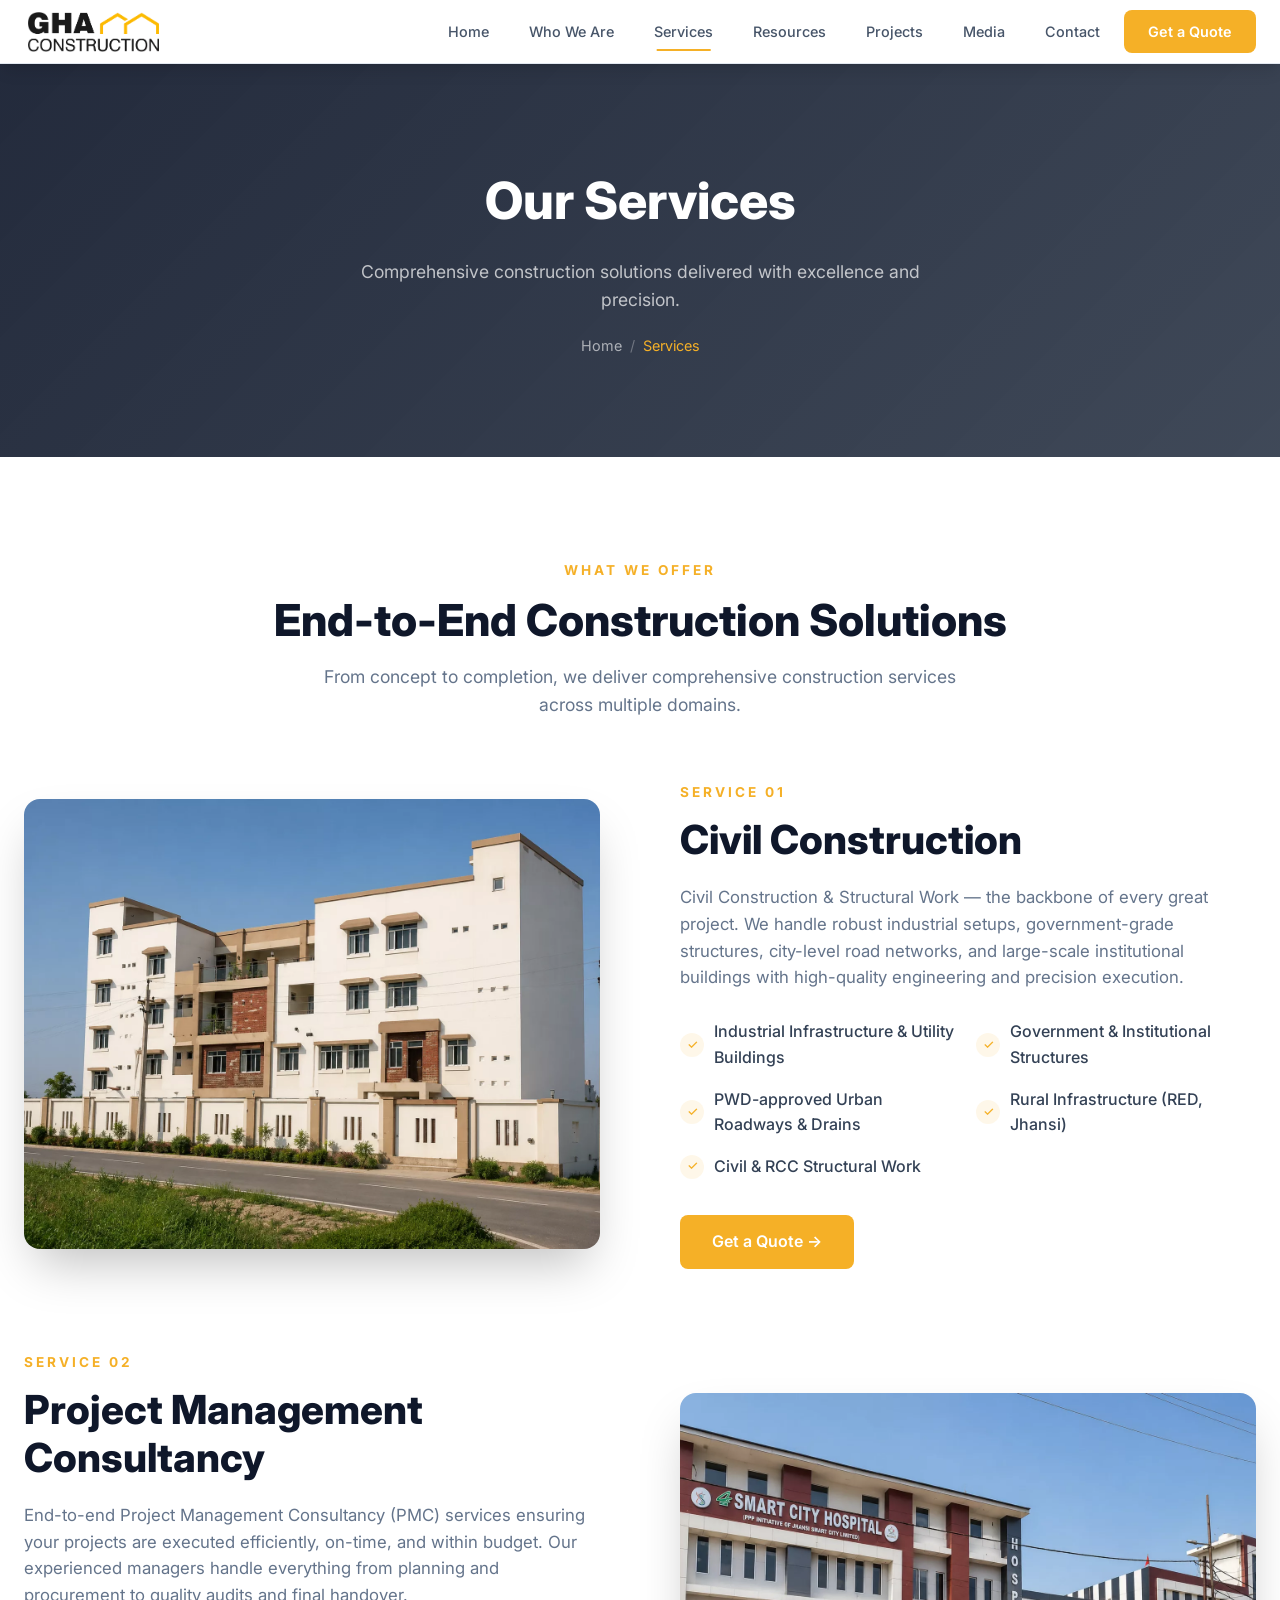
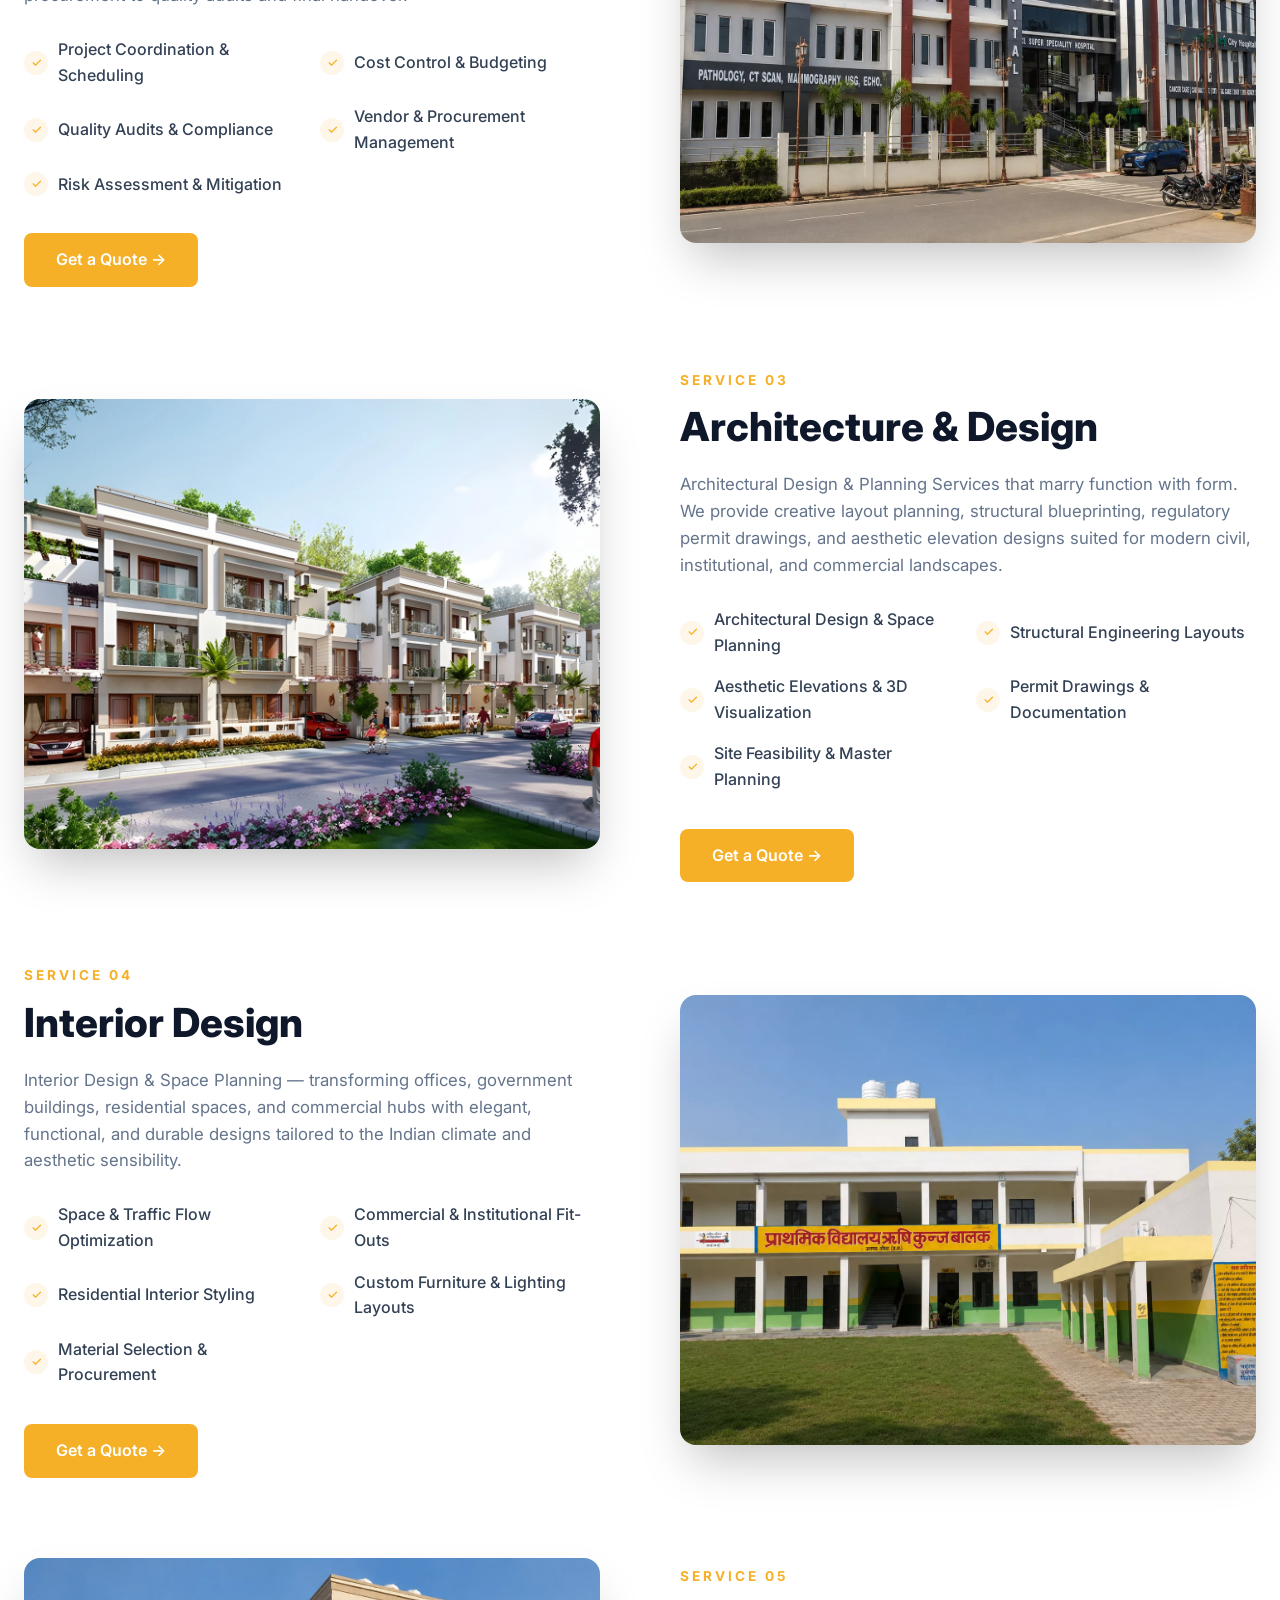
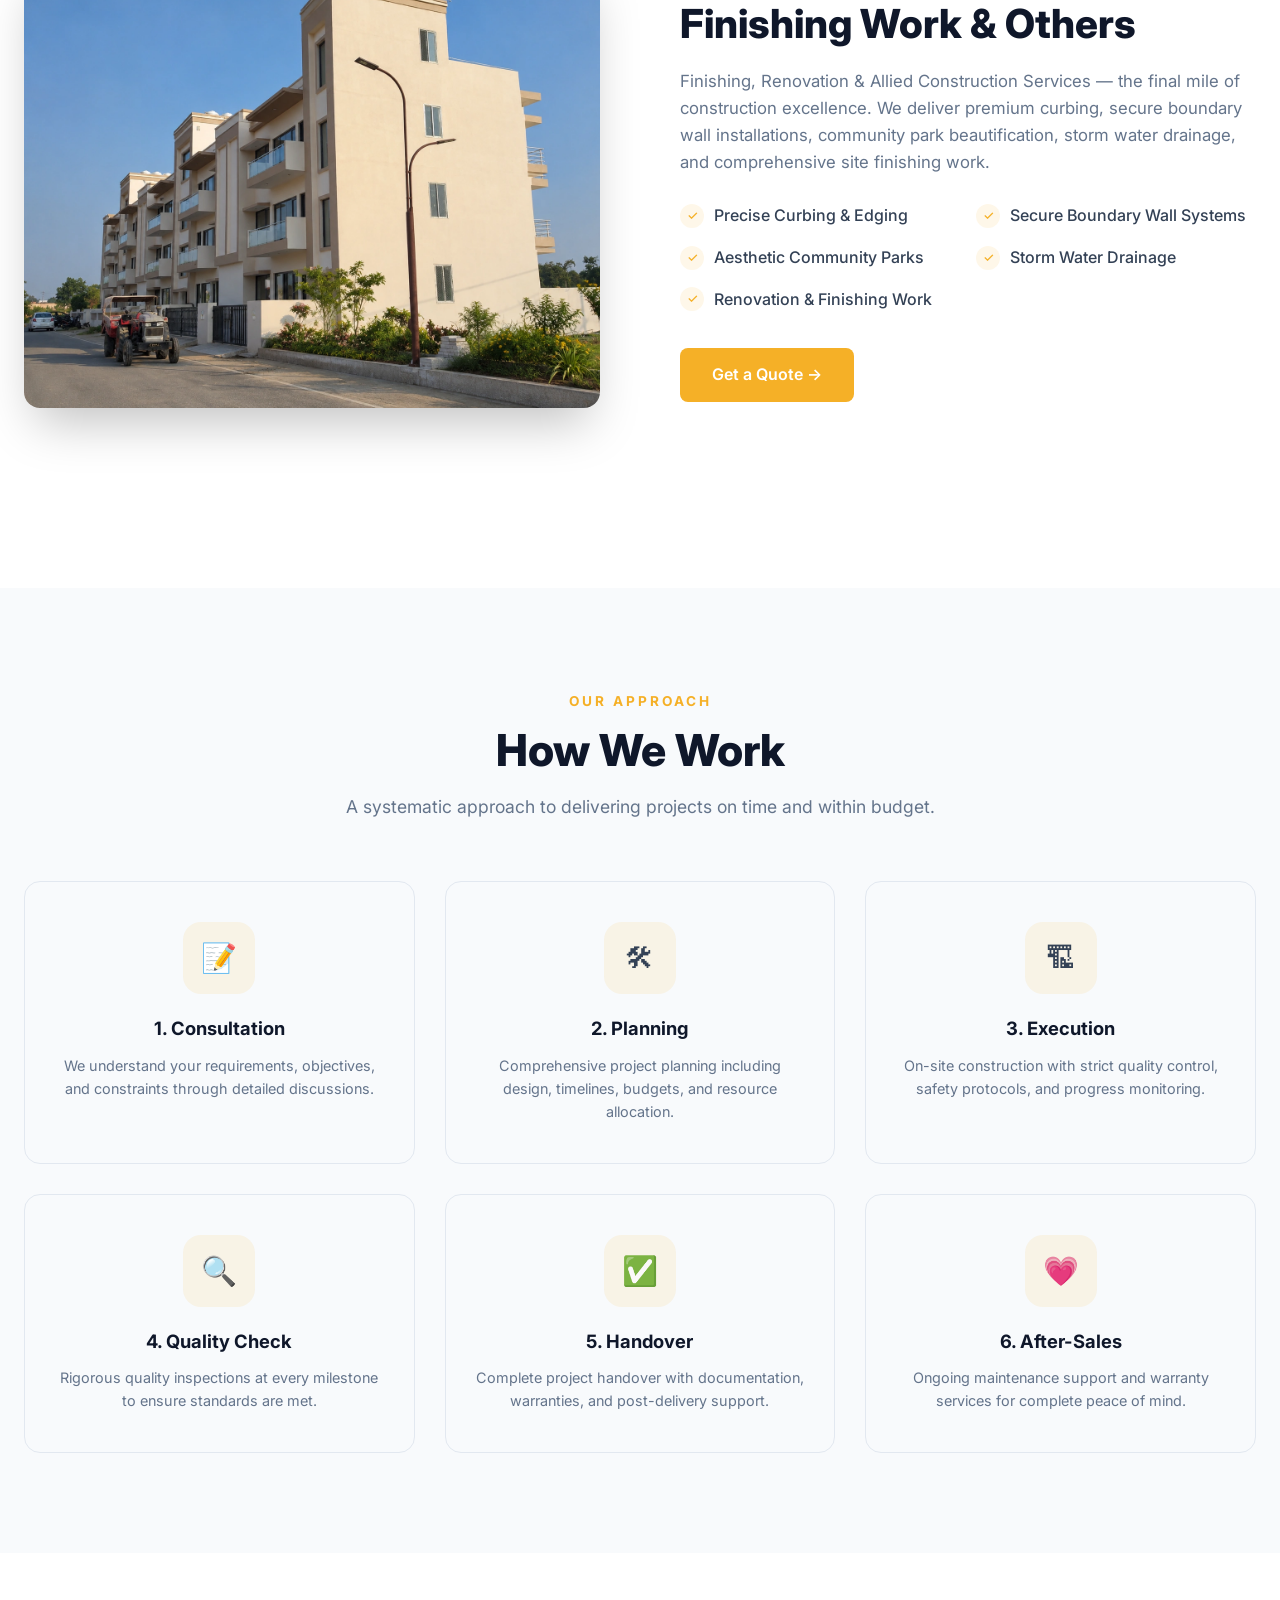
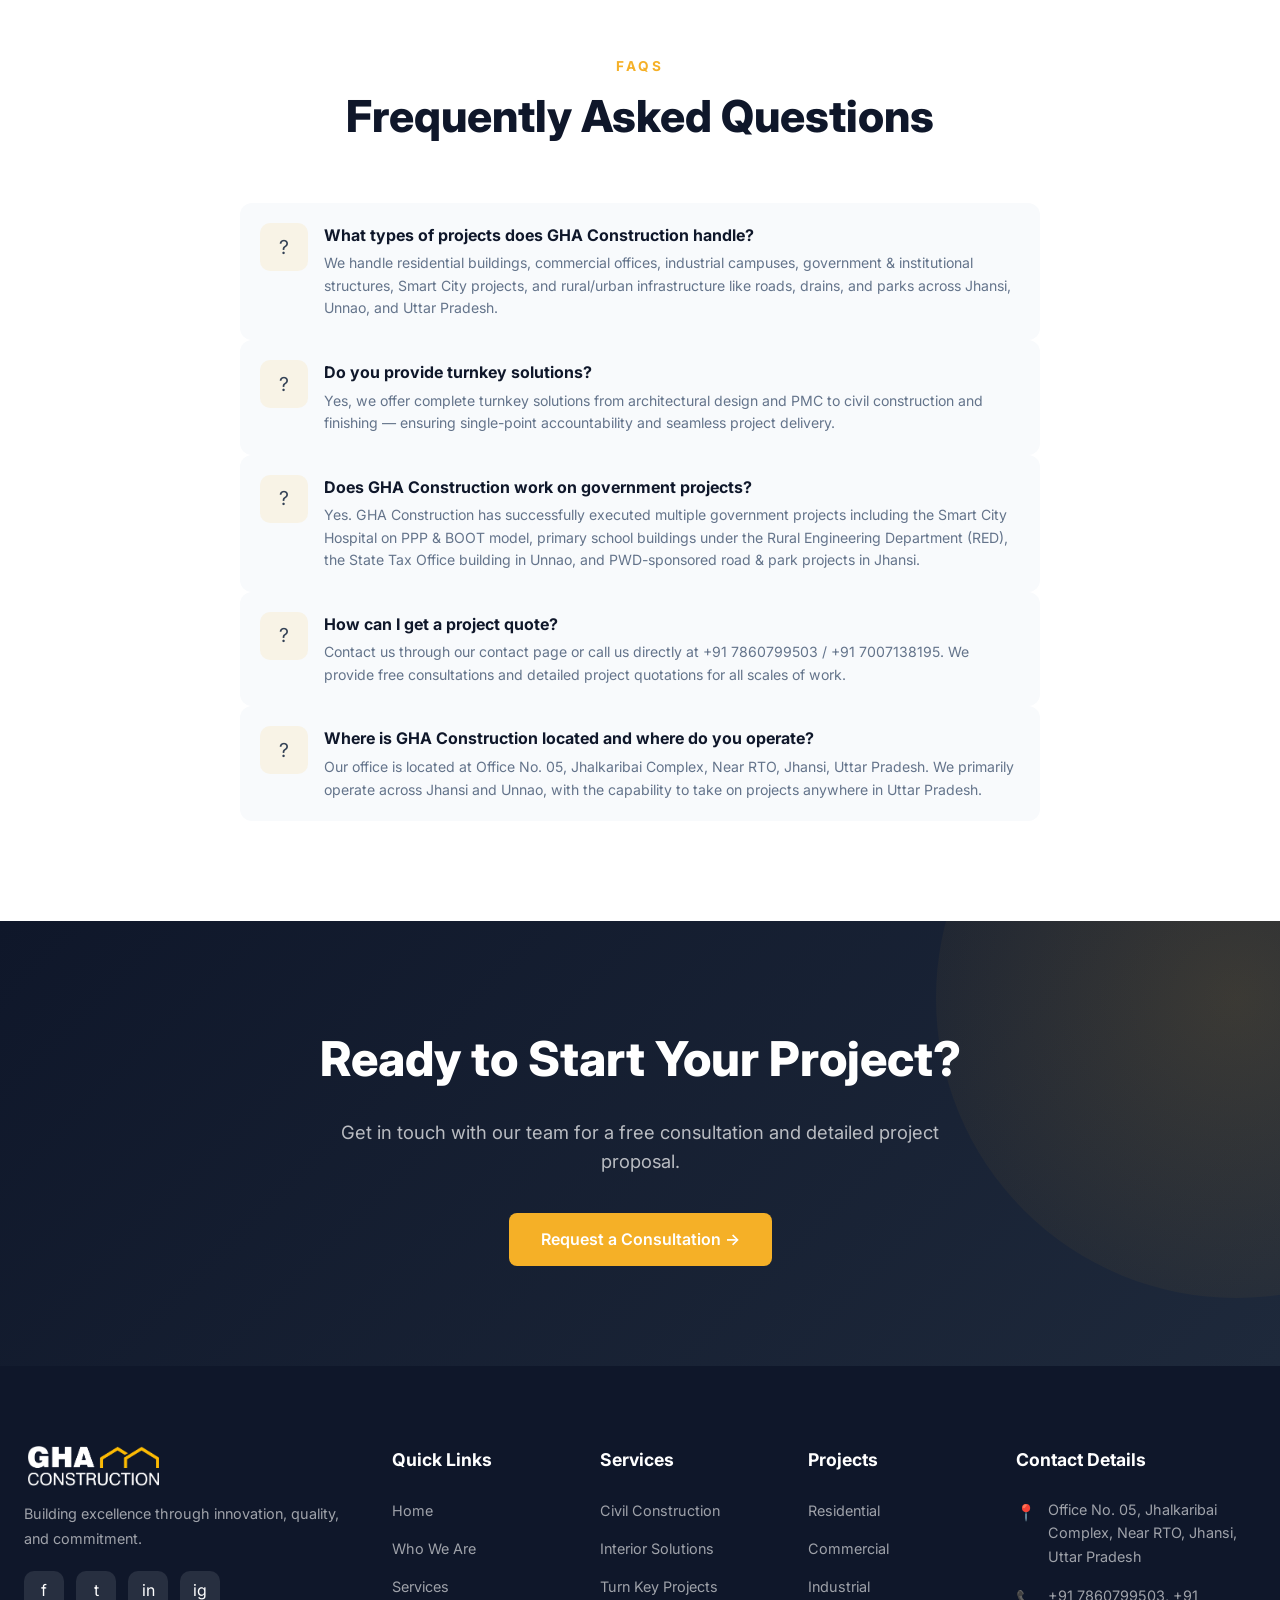
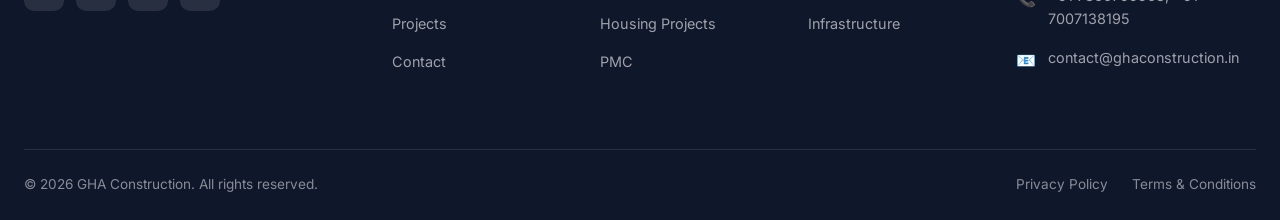
<file: services.html>
<!DOCTYPE html>
<html lang="en">
<head>
  <meta charset="UTF-8">
  <meta name="viewport" content="width=device-width, initial-scale=1.0">
  <title>Our Services | GHA Construction — Civil Construction, PMC, Architecture, Interiors — Jhansi UP</title>
  <meta name="description" content="GHA Construction offers Civil Construction, Project Management Consultancy (PMC), Architectural Design, Interior Design, and Finishing Work across Jhansi, Unnao, and Uttar Pradesh. Smart City projects, industrial infrastructure &amp; more.">
  <meta name="keywords" content="civil construction services Jhansi, PMC services UP, architectural design Jhansi, interior design Jhansi, construction finishing work UP, infrastructure contractor Jhansi">
  <meta name="author" content="GHA Construction">
  <link rel="canonical" href="https://pariflex1.github.io/gha/services.html">

  <!-- Open Graph / Facebook -->
  <meta property="og:type" content="website">
  <meta property="og:url" content="https://pariflex1.github.io/gha/services.html">
  <meta property="og:title" content="Our Services | GHA Construction — Civil Construction, PMC, Architecture &amp; Interiors">
  <meta property="og:description" content="From Smart City hospitals to industrial campuses — GHA Construction delivers civil construction, PMC, architecture, interior design, and finishing works across Jhansi &amp; UP.">
  <meta property="og:image" content="https://pariflex1.github.io/gha/images/Logo/logo-512x512.webp">
  <meta property="og:site_name" content="GHA Construction">
  <meta property="og:locale" content="en_IN">

  <!-- Twitter -->
  <meta property="twitter:card" content="summary_large_image">
  <meta property="twitter:url" content="https://pariflex1.github.io/gha/services.html">
  <meta property="twitter:title" content="Our Services | GHA Construction — Civil Construction, PMC, Architecture &amp; Interiors">
  <meta property="twitter:description" content="From Smart City hospitals to industrial campuses — GHA Construction delivers civil construction, PMC, architecture, interior design, and finishing works across Jhansi &amp; UP.">
  <meta property="twitter:image" content="https://pariflex1.github.io/gha/images/Logo/logo-512x512.webp">
  <link rel="preconnect" href="https://fonts.googleapis.com">
  <link rel="preconnect" href="https://fonts.gstatic.com" crossorigin>
  <link href="https://fonts.googleapis.com/css2?family=Inter:wght@400;500;600;700;800&display=swap" rel="stylesheet">
  <link rel="stylesheet" href="styles.css?v=1.1">
  <script>document.documentElement.classList.add('js');</script>
</head>
<body>

<!-- HEADER -->
<header class="header scrolled" id="header">
  <div class="container">
    <a href="index.html" class="logo">
      <img src="images/Logo/logo-wide-white.webp" alt="GHA Construction Logo" class="logo-img logo-img-light">
      <img src="images/Logo/logo-wide.webp" alt="GHA Construction Logo" class="logo-img logo-img-dark" style="display: none;">
    </a>
    <nav class="nav-menu" id="navMenu">
      <a href="index.html" class="nav-link">Home</a>
      <a href="who-we-are.html" class="nav-link">Who We Are</a>
      <a href="services.html" class="nav-link active">Services</a>
      <a href="resources.html" class="nav-link">Resources</a>
      <a href="projects.html" class="nav-link">Projects</a>
      <a href="media.html" class="nav-link">Media</a>
      <a href="contact.html" class="nav-link">Contact</a>
      <a href="contact.html" class="btn btn-primary">Get a Quote</a>
    </nav>
    <div class="mobile-toggle" id="mobileToggle"><span></span><span></span><span></span></div>
  </div>
</header>

<!-- PAGE HERO -->
<section class="page-hero">
  <div class="container">
    <h1>Our Services</h1>
    <p>Comprehensive construction solutions delivered with excellence and precision.</p>
    <div class="breadcrumb">
      <a href="index.html">Home</a><span class="separator">/</span><span class="current">Services</span>
    </div>
  </div>
</section>

<!-- SERVICES OVERVIEW -->
<section class="section">
  <div class="container">
    <div class="section-header">
      <span class="section-label">What We Offer</span>
      <h2 class="section-title">End-to-End Construction Solutions</h2>
      <p class="section-subtitle">From concept to completion, we deliver comprehensive construction services across multiple domains.</p>
    </div>

    <div id="servicesContainer"></div>
  </div>
</section>

<!-- PROCESS -->
<section class="section" style="background:var(--gray-50)">
  <div class="container">
    <div class="section-header">
      <span class="section-label">Our Approach</span>
      <h2 class="section-title">How We Work</h2>
      <p class="section-subtitle">A systematic approach to delivering projects on time and within budget.</p>
    </div>
    <div class="why-us-grid">
      <div class="why-card animate-on-scroll">
        <div class="why-icon">&#128221;</div>
        <h3>1. Consultation</h3>
        <p>We understand your requirements, objectives, and constraints through detailed discussions.</p>
      </div>
      <div class="why-card animate-on-scroll">
        <div class="why-icon">&#128736;</div>
        <h3>2. Planning</h3>
        <p>Comprehensive project planning including design, timelines, budgets, and resource allocation.</p>
      </div>
      <div class="why-card animate-on-scroll">
        <div class="why-icon">&#127959;</div>
        <h3>3. Execution</h3>
        <p>On-site construction with strict quality control, safety protocols, and progress monitoring.</p>
      </div>
      <div class="why-card animate-on-scroll">
        <div class="why-icon">&#128269;</div>
        <h3>4. Quality Check</h3>
        <p>Rigorous quality inspections at every milestone to ensure standards are met.</p>
      </div>
      <div class="why-card animate-on-scroll">
        <div class="why-icon">&#9989;</div>
        <h3>5. Handover</h3>
        <p>Complete project handover with documentation, warranties, and post-delivery support.</p>
      </div>
      <div class="why-card animate-on-scroll">
        <div class="why-icon">&#128151;</div>
        <h3>6. After-Sales</h3>
        <p>Ongoing maintenance support and warranty services for complete peace of mind.</p>
      </div>
    </div>
  </div>
</section>

<!-- FAQ -->
<section class="section">
  <div class="container">
    <div class="section-header">
      <span class="section-label">FAQs</span>
      <h2 class="section-title">Frequently Asked Questions</h2>
    </div>
    <div style="max-width:800px;margin:0 auto;">
      <div class="safety-item animate-on-scroll" style="cursor:pointer;">
        <div class="safety-item-icon">?</div>
        <div>
          <h4>What types of projects does GHA Construction handle?</h4>
          <p>We handle residential buildings, commercial offices, industrial campuses, government &amp; institutional structures, Smart City projects, and rural/urban infrastructure like roads, drains, and parks across Jhansi, Unnao, and Uttar Pradesh.</p>
        </div>
      </div>
      <div class="safety-item animate-on-scroll" style="cursor:pointer;">
        <div class="safety-item-icon">?</div>
        <div>
          <h4>Do you provide turnkey solutions?</h4>
          <p>Yes, we offer complete turnkey solutions from architectural design and PMC to civil construction and finishing — ensuring single-point accountability and seamless project delivery.</p>
        </div>
      </div>
      <div class="safety-item animate-on-scroll" style="cursor:pointer;">
        <div class="safety-item-icon">?</div>
        <div>
          <h4>Does GHA Construction work on government projects?</h4>
          <p>Yes. GHA Construction has successfully executed multiple government projects including the Smart City Hospital on PPP &amp; BOOT model, primary school buildings under the Rural Engineering Department (RED), the State Tax Office building in Unnao, and PWD-sponsored road &amp; park projects in Jhansi.</p>
        </div>
      </div>
      <div class="safety-item animate-on-scroll" style="cursor:pointer;">
        <div class="safety-item-icon">?</div>
        <div>
          <h4>How can I get a project quote?</h4>
          <p>Contact us through our contact page or call us directly at +91 7860799503 / +91 7007138195. We provide free consultations and detailed project quotations for all scales of work.</p>
        </div>
      </div>
      <div class="safety-item animate-on-scroll" style="cursor:pointer;">
        <div class="safety-item-icon">?</div>
        <div>
          <h4>Where is GHA Construction located and where do you operate?</h4>
          <p>Our office is located at Office No. 05, Jhalkaribai Complex, Near RTO, Jhansi, Uttar Pradesh. We primarily operate across Jhansi and Unnao, with the capability to take on projects anywhere in Uttar Pradesh.</p>
        </div>
      </div>
    </div>
  </div>
</section>

<!-- CTA -->
<section class="cta-section">
  <div class="container">
    <h2>Ready to Start Your Project?</h2>
    <p>Get in touch with our team for a free consultation and detailed project proposal.</p>
    <a href="contact.html" class="btn btn-primary">Request a Consultation &#8594;</a>
  </div>
</section>

<!-- FOOTER -->
<footer class="footer">
  <div class="container">
    <div class="footer-grid">
      <div class="footer-about">
        <a href="index.html" class="logo">
          <img src="images/Logo/logo-wide-white.webp" alt="GHA Construction Logo" class="logo-img logo-img-light">
          <img src="images/Logo/logo-wide.webp" alt="GHA Construction Logo" class="logo-img logo-img-dark" style="display: none;">
        </a>
        <p>Building excellence through innovation, quality, and commitment.</p>
        <div class="footer-social"><a href="#">f</a><a href="#">t</a><a href="#">in</a><a href="#">ig</a></div>
      </div>
      <div><h4>Quick Links</h4><ul class="footer-links"><li><a href="index.html">Home</a></li><li><a href="who-we-are.html">Who We Are</a></li><li><a href="services.html">Services</a></li><li><a href="projects.html">Projects</a></li><li><a href="contact.html">Contact</a></li></ul></div>
      <div><h4>Services</h4><ul class="footer-links"><li><a href="services.html#civil">Civil Construction</a></li><li><a href="services.html#interiors">Interior Solutions</a></li><li><a href="services.html#turnkey">Turn Key Projects</a></li><li><a href="services.html#housing">Housing Projects</a></li><li><a href="services.html#pmc">PMC</a></li></ul></div>
      <div><h4>Projects</h4><ul class="footer-links"><li><a href="projects.html">Residential</a></li><li><a href="projects.html">Commercial</a></li><li><a href="projects.html">Industrial</a></li><li><a href="projects.html">Infrastructure</a></li></ul></div>
      <div><h4>Contact Details</h4><div class="footer-contact-item"><span>&#128205;</span><p>Office No. 05, Jhalkaribai Complex, Near RTO, Jhansi, Uttar Pradesh</p></div><div class="footer-contact-item"><span>&#128222;</span><p>+91 7860799503, +91 7007138195</p></div><div class="footer-contact-item"><span>&#128231;</span><p>contact@ghaconstruction.in</p></div></div>
    </div>
    <div class="footer-bottom"><p>&copy; 2026 GHA Construction. All rights reserved.</p><div class="footer-bottom-links"><a href="#">Privacy Policy</a><a href="#">Terms &amp; Conditions</a></div></div>
  </div>
</footer>

<script src="portfolio-data.js"></script>
<script src="script.js"></script>
</body>
</html>
</file>
<file: styles.css>
/* ============================================
   GHA CONSTRUCTION - Premium Corporate Website
   ============================================ */

/* === RESET & BASE === */
*, *::before, *::after {
  margin: 0;
  padding: 0;
  box-sizing: border-box;
}

:root {
  --navy: #0F172A;
  --navy-light: #1E293B;
  --orange: #F5B027;
  --orange-dark: #EA580C;
  --orange-light: #FED7AA;
  --white: #FFFFFF;
  --gray-50: #F8FAFC;
  --gray-100: #F1F5F9;
  --gray-200: #E2E8F0;
  --gray-300: #CBD5E1;
  --gray-400: #94A3B8;
  --gray-500: #64748B;
  --gray-600: #475569;
  --gray-700: #334155;
  --gray-800: #1E293B;
  --gray-900: #0F172A;
  --shadow-sm: 0 1px 2px rgba(0,0,0,0.05);
  --shadow: 0 4px 6px -1px rgba(0,0,0,0.1), 0 2px 4px -2px rgba(0,0,0,0.1);
  --shadow-md: 0 10px 15px -3px rgba(0,0,0,0.1), 0 4px 6px -4px rgba(0,0,0,0.1);
  --shadow-lg: 0 20px 25px -5px rgba(0,0,0,0.1), 0 8px 10px -6px rgba(0,0,0,0.1);
  --shadow-xl: 0 25px 50px -12px rgba(0,0,0,0.25);
  --transition: all 0.3s ease;
  --transition-slow: all 0.5s ease;
}

html {
  scroll-behavior: smooth;
  font-size: 16px;
}

body {
  font-family: 'Inter', -apple-system, BlinkMacSystemFont, 'Segoe UI', Roboto, sans-serif;
  line-height: 1.6;
  color: var(--gray-700);
  background: var(--white);
  overflow-x: hidden;
}

a {
  text-decoration: none;
  color: inherit;
  transition: var(--transition);
}

ul { list-style: none; }

img {
  max-width: 100%;
  height: auto;
  display: block;
}

.container {
  max-width: 1280px;
  margin: 0 auto;
  padding: 0 24px;
}

.section {
  padding: 100px 0;
}

.section-header {
  text-align: center;
  margin-bottom: 60px;
}

.section-label {
  display: inline-block;
  font-size: 0.85rem;
  font-weight: 700;
  color: var(--orange);
  text-transform: uppercase;
  letter-spacing: 3px;
  margin-bottom: 12px;
}

.section-title {
  font-size: 2.75rem;
  font-weight: 800;
  color: var(--navy);
  line-height: 1.2;
  margin-bottom: 16px;
}

.section-subtitle {
  font-size: 1.1rem;
  color: var(--gray-500);
  max-width: 640px;
  margin: 0 auto;
}

.btn {
  display: inline-flex;
  align-items: center;
  gap: 8px;
  padding: 14px 32px;
  border-radius: 8px;
  font-weight: 600;
  font-size: 1rem;
  border: none;
  cursor: pointer;
  transition: var(--transition);
  text-align: center;
  justify-content: center;
}

.btn-primary {
  background: var(--orange);
  color: var(--white);
}

.btn-primary:hover {
  background: var(--orange-dark);
  transform: translateY(-2px);
  box-shadow: 0 8px 25px rgba(245, 176, 39, 0.4);
}

.btn-outline {
  background: transparent;
  color: var(--white);
  border: 2px solid var(--white);
}

.btn-outline:hover {
  background: var(--white);
  color: var(--navy);
}

.btn-outline-orange {
  background: transparent;
  color: var(--orange);
  border: 2px solid var(--orange);
}

.btn-outline-orange:hover {
  background: var(--orange);
  color: var(--white);
}

.btn-dark {
  background: var(--navy);
  color: var(--white);
}

.btn-dark:hover {
  background: var(--navy-light);
  transform: translateY(-2px);
  box-shadow: 0 8px 25px rgba(15, 23, 42, 0.4);
}

/* === HEADER === */
.header {
  position: fixed;
  top: 0;
  left: 0;
  width: 100%;
  z-index: 1000;
  transition: var(--transition);
  padding: 16px 0;
  border-bottom: 1px solid transparent;
}

.header.scrolled {
  border-bottom-color: var(--gray-200);
}

.header.scrolled {
  background: var(--white);
  box-shadow: var(--shadow-md);
  padding: 10px 0;
}

.header.scrolled .logo {
  color: var(--navy);
}

.header .container {
  display: flex;
  align-items: center;
  justify-content: space-between;
}

.logo {
  display: flex;
  align-items: center;
  gap: 10px;
  font-size: 1.5rem;
  font-weight: 800;
  color: var(--white);
  transition: var(--transition);
}

.logo-img {
  height: 40px;
  width: auto;
  display: block;
}

.logo-img-light {
  display: block !important;
}

.logo-img-dark {
  display: none !important;
}

.header.scrolled .logo-img-light {
  display: none !important;
}

.header.scrolled .logo-img-dark {
  display: block !important;
}

.footer .logo-img-light {
  display: block !important;
}

.footer .logo-img-dark {
  display: none !important;
}

.logo-icon {
  width: 44px;
  height: 44px;
  background: var(--orange);
  border-radius: 10px;
  display: flex;
  align-items: center;
  justify-content: center;
  font-size: 1.2rem;
  font-weight: 900;
  color: var(--white);
}

.nav-menu {
  display: flex;
  align-items: center;
  gap: 8px;
}

.nav-link {
  padding: 8px 16px;
  font-size: 0.9rem;
  font-weight: 500;
  color: rgba(255,255,255,0.85);
  border-radius: 6px;
  transition: var(--transition);
  position: relative;
}

.header.scrolled .nav-link {
  color: var(--gray-600);
}

.nav-link:hover {
  color: var(--orange);
}

.nav-link::after {
  content: '';
  position: absolute;
  bottom: 0;
  left: 50%;
  width: 0;
  height: 2px;
  background: var(--orange);
  transition: var(--transition);
  transform: translateX(-50%);
}

.nav-link:hover::after,
.nav-link.active::after {
  width: 60%;
}

.header.scrolled .nav-link:hover {
  color: var(--orange);
}

.header .btn-primary {
  padding: 10px 24px;
  font-size: 0.9rem;
}

.mobile-toggle {
  display: none;
  flex-direction: column;
  gap: 5px;
  cursor: pointer;
  padding: 5px;
  z-index: 1001;
}

.mobile-toggle span {
  width: 28px;
  height: 3px;
  background: var(--white);
  border-radius: 3px;
  transition: var(--transition);
}

.header.scrolled .mobile-toggle span {
  background: var(--navy);
}

/* === HERO SECTION — PREMIUM FULL-BLEED (Gemini-inspired) === */
.hero {
  position: relative;
  height: 100vh;
  min-height: 700px;
  display: flex;
  align-items: center;
  color: var(--white);
  overflow: hidden;
  background: var(--navy);
}

/* --- Full-bleed Background + Overlay --- */
.hero-bg {
  position: absolute;
  inset: 0;
  z-index: 0;
}

.hero-overlay {
  position: absolute;
  inset: 0;
  background: linear-gradient(135deg,
    rgba(15,23,42,0.75) 0%,
    rgba(15,23,42,0.3) 50%,
    rgba(15,23,42,0.15) 100%
  );
}

.hero-gradient-bar {
  position: absolute;
  bottom: 0;
  left: 0;
  width: 100%;
  height: 4px;
  background: linear-gradient(90deg, var(--orange), var(--orange-dark), var(--orange));
  z-index: 2;
}

/* --- Center Reveal Effect (expanding circle from center) --- */
.hero-reveal-center {
  display: none;
}

.hero-bg {
  position: absolute;
  inset: 0;
  z-index: 0;
  background: #000;
}

.hero-image {
  width: 100%;
  height: 100%;
  background: url('https://images.unsplash.com/photo-1599707254554-027aeb4deacd?q=80&w=1171&auto=format&fit=crop&ixlib=rb-4.1.0&ixid=M3wxMjA3fDB8MHxwaG90by1wYWdlfHx8fGVufDB8fHx8fA%3D%3D') center / cover no-repeat;
  filter: brightness(0.85) saturate(1.05);
  clip-path: circle(0% at 50% 50%);
  animation: imageReveal 2s cubic-bezier(0.22, 0.61, 0.36, 1) forwards,
             heroZoom 2s cubic-bezier(0.22, 0.61, 0.36, 1) forwards;
}

@keyframes imageReveal {
  0%   { clip-path: circle(0% at 50% 50%); }
  100% { clip-path: circle(150% at 50% 50%); }
}

@keyframes heroZoom {
  0%   { transform: scale(1.15); }
  100% { transform: scale(1); }
}

/* --- Layout: text left, visual right --- */
.hero-layout {
  display: flex;
  align-items: flex-end;
  justify-content: space-between;
  min-height: calc(100vh - 100px);
  padding: 60px 0 80px;
  position: relative;
  z-index: 2;
}

.hero-text {
  max-width: 720px;
  text-align: center;
  margin: 0 auto;
}

.hero-badge {
  display: inline-block;
  background: rgba(245,176,39,0.15);
  border: 1px solid rgba(245,176,39,0.3);
  padding: 7px 18px;
  border-radius: 50px;
  font-size: 0.8rem;
  font-weight: 600;
  color: var(--orange);
  margin-bottom: 28px;
  letter-spacing: 0.5px;
  text-align: center;
  display: block;
  margin-left: auto;
  margin-right: auto;
  max-width: fit-content;
}

.hero-text h1 {
  font-size: 5rem;
  font-weight: 800;
  line-height: 1.1;
  margin-bottom: 20px;
  letter-spacing: -1px;
  text-align: center;
}

.hero-text h1 span {
  color: var(--orange);
  display: block;
}

.hero-text p {
  font-size: 1.15rem;
  color: rgba(255,255,255,0.7);
  margin-bottom: 36px;
  line-height: 1.7;
  max-width: 540px;
  margin-left: auto;
  margin-right: auto;
}

.hero-actions {
  display: flex;
  gap: 16px;
  flex-wrap: wrap;
  justify-content: center;
}

.hero-actions .btn-outline {
  border-color: rgba(255,255,255,0.4);
  color: var(--white);
}

.hero-actions .btn-outline:hover {
  background: var(--white);
  color: var(--navy);
  border-color: var(--white);
}

/* --- Right side: building visual --- */
.hero-visual {
  flex-shrink: 0;
  width: 200px;
  height: 480px;
  position: relative;
}

.hero-visual .hero-building {
  position: absolute;
  right: 0;
  bottom: 0;
  width: 160px;
  height: 380px;
  opacity: 0;
  animation: buildingFadeIn 0.7s ease 2.4s forwards;
}

@keyframes buildingFadeIn {
  to { opacity: 1; }
}

/* --- Stagger Reveal Animation --- */
.js [data-reveal="stagger"] {
  opacity: 0;
  transform: translateY(40px);
  transition: opacity 1.2s cubic-bezier(0.16, 1, 0.3, 1),
              transform 1.2s cubic-bezier(0.16, 1, 0.3, 1);
}

[data-reveal="stagger"].revealed {
  opacity: 1;
  transform: translateY(0);
}

/* --- Heading clip-path reveal (after center reveal) --- */
.js .hero-text h1 {
  clip-path: inset(0 0 100% 0);
  transition: clip-path 1.4s cubic-bezier(0.77, 0, 0.18, 1) 0.1s;
  opacity: 1;
  transform: none;
}

.hero-text h1.revealed {
  clip-path: inset(0 0 0 0);
}



.building-body {
  position: absolute;
  bottom: 0;
  left: 50%;
  transform: translateX(-50%);
  width: 100px;
  height: 320px;
  background: rgba(255,255,255,0.06);
  backdrop-filter: blur(4px);
  border: 1px solid rgba(255,255,255,0.1);
  border-bottom: none;
  border-radius: 3px 3px 0 0;
  overflow: hidden;
  will-change: transform;
}

.building-crown {
  position: absolute;
  top: -18px;
  left: 50%;
  transform: translateX(-50%);
  width: 0;
  height: 0;
  border-left: 50px solid transparent;
  border-right: 50px solid transparent;
  border-bottom: 18px solid rgba(245,176,39,0.25);
  z-index: 3;
}

.building-antennas {
  position: absolute;
  top: -30px;
  left: 50%;
  transform: translateX(-50%);
  width: 2px;
  height: 12px;
  background: rgba(255,255,255,0.2);
  z-index: 2;
}

.building-antennas::before {
  content: '';
  position: absolute;
  top: 0;
  left: -10px;
  width: 1px;
  height: 10px;
  background: rgba(255,255,255,0.15);
  transform: rotate(-15deg);
}

.building-antennas::after {
  content: '';
  position: absolute;
  top: 0;
  left: 10px;
  width: 1px;
  height: 12px;
  background: rgba(255,255,255,0.15);
  transform: rotate(15deg);
}

/* --- Building Windows (floors) --- */
.building-floor {
  position: absolute;
  left: 8px;
  right: 8px;
  height: 14px;
  display: flex;
  gap: 5px;
  justify-content: center;
}

.building-floor-1  { bottom: 12px; }
.building-floor-2  { bottom: 32px; }
.building-floor-3  { bottom: 52px; }
.building-floor-4  { bottom: 72px; }
.building-floor-5  { bottom: 92px; }
.building-floor-6  { bottom: 112px; }
.building-floor-7  { bottom: 132px; }
.building-floor-8  { bottom: 152px; }
.building-floor-9  { bottom: 172px; }
.building-floor-10 { bottom: 192px; }
.building-floor-11 { bottom: 212px; }
.building-floor-12 { bottom: 232px; }
.building-floor-13 { bottom: 252px; }
.building-floor-14 { bottom: 272px; }
.building-floor-15 { bottom: 292px; }

.building-floor::before,
.building-floor::after {
  content: '';
  width: 8px;
  height: 12px;
  border-radius: 1px;
  background: rgba(255,255,255,0.08);
  transition: background 0.4s ease, box-shadow 0.4s ease;
}

.building-floor::before {
  box-shadow:
    14px 0 0 0 rgba(255,255,255,0.08),
    28px 0 0 0 rgba(255,255,255,0.08),
    42px 0 0 0 rgba(255,255,255,0.08);
}

.building-floor::after {
  box-shadow:
    14px 0 0 0 rgba(255,255,255,0.08),
    28px 0 0 0 rgba(255,255,255,0.08),
    42px 0 0 0 rgba(255,255,255,0.08);
}

/* Lit windows */
.building-floor.lit::before,
.building-floor.lit::after {
  background: rgba(245,176,39,0.6);
}
.building-floor.lit::before {
  box-shadow:
    14px 0 0 0 rgba(245,176,39,0.5),
    28px 0 0 0 rgba(245,176,39,0.65),
    42px 0 0 0 rgba(245,176,39,0.4);
}
.building-floor.lit::after {
  box-shadow:
    14px 0 0 0 rgba(245,176,39,0.55),
    28px 0 0 0 rgba(245,176,39,0.4),
    42px 0 0 0 rgba(245,176,39,0.6);
}

/* --- Construction Crane --- */
.building-crane {
  position: absolute;
  top: -60px;
  right: 25px;
  width: 2px;
  height: 60px;
  background: rgba(245,176,39,0.3);
  z-index: 4;
  transform-origin: bottom center;
  animation: craneSway 4s ease-in-out infinite;
}

.building-crane::before {
  content: '';
  position: absolute;
  top: 0;
  right: 0;
  width: 40px;
  height: 2px;
  background: rgba(245,176,39,0.3);
}

.building-crane::after {
  content: '';
  position: absolute;
  top: -1px;
  right: 0;
  width: 8px;
  height: 8px;
  background: var(--orange);
  border-radius: 50%;
  box-shadow: 0 0 10px rgba(245,176,39,0.6);
}

@keyframes craneSway {
  0%, 100% { transform: rotate(calc(var(--sway, 2deg) * -1)); }
  50% { transform: rotate(var(--sway, 2deg)); }
}

/* --- Building Shadow --- */
.building-shadow {
  position: absolute;
  bottom: 0;
  left: -40px;
  width: 140px;
  height: 24px;
  background: linear-gradient(90deg, transparent, rgba(0,0,0,0.15) 50%, transparent);
  transform: skewX(-45deg);
  opacity: 0;
  animation: shadowFade 0.8s ease 2.2s forwards;
}

@keyframes shadowFade {
  to { opacity: 1; }
}



/* === HERO SCROLL INDICATOR === */
.scroll-indicator {
  position: absolute;
  bottom: 32px;
  left: 50%;
  transform: translateX(-50%);
  z-index: 3;
  display: flex;
  flex-direction: column;
  align-items: center;
  gap: 8px;
  cursor: pointer;
  transition: opacity 0.5s ease;
}

.scroll-indicator.hidden {
  opacity: 0;
  pointer-events: none;
}

.scroll-indicator-text {
  font-size: 0.7rem;
  text-transform: uppercase;
  letter-spacing: 3px;
  color: rgba(255,255,255,0.4);
  font-weight: 600;
}

.scroll-indicator-line {
  width: 2px;
  height: 40px;
  background: linear-gradient(to bottom, var(--orange), transparent);
  animation: scrollBounce 2s ease-in-out infinite;
}

@keyframes scrollBounce {
  0%, 100% { transform: scaleY(0.5); opacity: 0.3; }
  50% { transform: scaleY(1); opacity: 1; }
}

/* === HERO PROGRESS BAR === */
.hero-progress {
  position: absolute;
  bottom: 0;
  left: 0;
  height: 3px;
  background: linear-gradient(90deg, var(--orange), var(--orange-dark));
  z-index: 3;
  width: 0;
  transition: width 0.05s linear;
}

/* === SCROLL REVEAL ANIMATIONS (legacy) === */
[data-scroll-reveal] {
  opacity: 0;
  transition: opacity 0.8s ease, transform 0.8s ease;
}

[data-scroll-reveal="fade-up"] {
  transform: translateY(40px);
}

[data-scroll-reveal="fade-left"] {
  transform: translateX(-60px);
}

[data-scroll-reveal="fade-right"] {
  transform: translateX(60px);
}

[data-scroll-reveal="fade-scale"] {
  transform: scale(0.9);
}

[data-scroll-reveal].revealed {
  opacity: 1;
  transform: translate(0) scale(1);
}

/* === COMPANY OVERVIEW === */
.overview {
  background: var(--white);
}

.overview-grid {
  display: grid;
  grid-template-columns: 1fr 1fr;
  gap: 80px;
  align-items: center;
}

.overview-image {
  position: relative;
  border-radius: 16px;
  overflow: hidden;
  box-shadow: var(--shadow-xl);
}

.overview-image img {
  width: 100%;
  height: 450px;
  object-fit: cover;
}

.overview-image-badge {
  position: absolute;
  bottom: 24px;
  right: 24px;
  background: var(--orange);
  color: var(--white);
  padding: 16px 24px;
  border-radius: 12px;
  text-align: center;
  box-shadow: var(--shadow-lg);
}

.overview-image-badge .number {
  font-size: 2rem;
  font-weight: 800;
  display: block;
  line-height: 1;
}

.overview-image-badge .label {
  font-size: 0.8rem;
  text-transform: uppercase;
  letter-spacing: 1px;
}

.overview-content .section-label { text-align: left; }

.overview-content h2 {
  font-size: 2.5rem;
  font-weight: 800;
  color: var(--navy);
  margin-bottom: 20px;
  line-height: 1.2;
}

.overview-content p {
  color: var(--gray-500);
  margin-bottom: 16px;
  font-size: 1.05rem;
}

.overview-features {
  display: grid;
  grid-template-columns: 1fr 1fr;
  gap: 16px;
  margin: 28px 0 36px;
}

.overview-feature {
  display: flex;
  align-items: center;
  gap: 10px;
  font-weight: 500;
  color: var(--gray-700);
}

.overview-feature .check {
  width: 24px;
  height: 24px;
  background: rgba(245,176,39,0.1);
  border-radius: 50%;
  display: flex;
  align-items: center;
  justify-content: center;
  color: var(--orange);
  font-size: 0.8rem;
  flex-shrink: 0;
}

/* === STATISTICS === */
.stats {
  background: var(--navy);
  padding: 80px 0;
  position: relative;
  overflow: hidden;
}

.stats::before {
  content: '';
  position: absolute;
  top: 0;
  left: 0;
  width: 100%;
  height: 100%;
  background: url('https://images.unsplash.com/photo-1541888946425-d81bb19240f5?w=1920&q=80') center/cover;
  opacity: 0.08;
}

.stats-grid {
  display: grid;
  grid-template-columns: repeat(4, 1fr);
  gap: 40px;
  position: relative;
  z-index: 2;
}

.stat-item {
  text-align: center;
  padding: 32px 20px;
}

.stat-number {
  font-size: 3.5rem;
  font-weight: 800;
  color: var(--orange);
  line-height: 1;
  margin-bottom: 8px;
}

.stat-label {
  font-size: 1rem;
  color: rgba(255,255,255,0.7);
  text-transform: uppercase;
  letter-spacing: 2px;
  font-weight: 500;
}

/* === SERVICES === */
.services { background: var(--gray-50); }

.services-grid {
  display: grid;
  grid-template-columns: repeat(auto-fit, minmax(300px, 1fr));
  gap: 30px;
}

.service-card {
  background: var(--white);
  border-radius: 16px;
  padding: 40px 32px;
  transition: var(--transition);
  border: 1px solid var(--gray-200);
  position: relative;
  overflow: hidden;
}

.service-card::before {
  content: '';
  position: absolute;
  top: 0;
  left: 0;
  width: 100%;
  height: 4px;
  background: var(--orange);
  transform: scaleX(0);
  transition: var(--transition);
}

.service-card:hover {
  transform: translateY(-8px);
  box-shadow: var(--shadow-xl);
  border-color: transparent;
}

.service-card:hover::before {
  transform: scaleX(1);
}

.service-icon {
  width: 64px;
  height: 64px;
  background: linear-gradient(135deg, var(--orange), var(--orange-dark));
  border-radius: 14px;
  display: flex;
  align-items: center;
  justify-content: center;
  margin-bottom: 24px;
  font-size: 1.6rem;
}

.service-card h3 {
  font-size: 1.25rem;
  font-weight: 700;
  color: var(--navy);
  margin-bottom: 12px;
}

.service-card p {
  color: var(--gray-500);
  margin-bottom: 24px;
  font-size: 0.95rem;
  line-height: 1.7;
}

.service-card .btn-link {
  color: var(--orange);
  font-weight: 600;
  display: inline-flex;
  align-items: center;
  gap: 6px;
  font-size: 0.9rem;
}

.service-card .btn-link:hover {
  gap: 12px;
}

/* === WHY CHOOSE US === */
.why-us { background: var(--white); }

.why-us-grid {
  display: grid;
  grid-template-columns: repeat(3, 1fr);
  gap: 30px;
}

.why-card {
  text-align: center;
  padding: 40px 28px;
  border-radius: 16px;
  transition: var(--transition);
  border: 1px solid var(--gray-200);
}

.why-card:hover {
  background: var(--navy);
  border-color: var(--navy);
  transform: translateY(-6px);
  box-shadow: var(--shadow-lg);
}

.why-card:hover .why-icon {
  background: var(--orange);
  color: var(--white);
}

.why-card:hover h3,
.why-card:hover p {
  color: var(--white);
}

.why-icon {
  width: 72px;
  height: 72px;
  background: rgba(245,176,39,0.1);
  border-radius: 18px;
  display: flex;
  align-items: center;
  justify-content: center;
  margin: 0 auto 20px;
  font-size: 1.8rem;
  transition: var(--transition);
}

.why-card h3 {
  font-size: 1.15rem;
  font-weight: 700;
  color: var(--navy);
  margin-bottom: 10px;
}

.why-card p {
  color: var(--gray-500);
  font-size: 0.9rem;
}

/* === FEATURED PROJECTS === */
.featured-projects { background: var(--gray-50); }

.projects-grid {
  display: grid;
  grid-template-columns: repeat(auto-fit, minmax(380px, 1fr));
  gap: 30px;
}

.project-card {
  border-radius: 16px;
  overflow: hidden;
  background: var(--white);
  box-shadow: var(--shadow);
  transition: var(--transition);
}

.project-card:hover {
  transform: translateY(-8px);
  box-shadow: var(--shadow-xl);
}

.project-image {
  position: relative;
  height: 260px;
  overflow: hidden;
}

.project-image img {
  width: 100%;
  height: 100%;
  object-fit: cover;
  transition: var(--transition-slow);
}

.project-card:hover .project-image img {
  transform: scale(1.08);
}

.project-overlay {
  position: absolute;
  inset: 0;
  background: linear-gradient(to top, rgba(15,23,42,0.8), transparent);
  display: flex;
  align-items: flex-end;
  padding: 20px;
  opacity: 0;
  transition: var(--transition);
}

.project-card:hover .project-overlay {
  opacity: 1;
}

.project-category {
  position: absolute;
  top: 16px;
  left: 16px;
  background: var(--orange);
  color: var(--white);
  padding: 6px 14px;
  border-radius: 50px;
  font-size: 0.75rem;
  font-weight: 600;
  text-transform: uppercase;
  letter-spacing: 1px;
}

.project-info {
  padding: 24px;
}

.project-info h3 {
  font-size: 1.2rem;
  font-weight: 700;
  color: var(--navy);
  margin-bottom: 8px;
}

.project-info .location {
  display: flex;
  align-items: center;
  gap: 6px;
  color: var(--gray-500);
  font-size: 0.9rem;
  margin-bottom: 16px;
}

.project-info .btn-link {
  color: var(--orange);
  font-weight: 600;
  font-size: 0.9rem;
  display: inline-flex;
  align-items: center;
  gap: 6px;
}

.project-info .btn-link:hover { gap: 12px; }

/* === SAFETY & QUALITY === */
.safety { background: var(--white); }

.safety-grid {
  display: grid;
  grid-template-columns: 1fr 1fr;
  gap: 80px;
  align-items: center;
}

.safety-image {
  border-radius: 16px;
  overflow: hidden;
  box-shadow: var(--shadow-xl);
}

.safety-image img {
  width: 100%;
  height: 480px;
  object-fit: cover;
}

.safety-content .section-label { text-align: left; }

.safety-content h2 {
  font-size: 2.5rem;
  font-weight: 800;
  color: var(--navy);
  margin-bottom: 20px;
}

.safety-content > p {
  color: var(--gray-500);
  margin-bottom: 32px;
  font-size: 1.05rem;
}

.safety-list {
  display: flex;
  flex-direction: column;
  gap: 20px;
}

.safety-item {
  display: flex;
  gap: 16px;
  padding: 20px;
  background: var(--gray-50);
  border-radius: 12px;
  transition: var(--transition);
}

.safety-item:hover {
  background: var(--orange);
  color: var(--white);
  transform: translateX(6px);
}

.safety-item:hover .safety-item-icon { background: rgba(255,255,255,0.2); }

.safety-item-icon {
  width: 48px;
  height: 48px;
  background: rgba(245,176,39,0.1);
  border-radius: 10px;
  display: flex;
  align-items: center;
  justify-content: center;
  font-size: 1.2rem;
  flex-shrink: 0;
  transition: var(--transition);
}

.safety-item h4 {
  font-weight: 700;
  margin-bottom: 4px;
  color: var(--navy);
}

.safety-item:hover h4 { color: var(--white); }

.safety-item p {
  font-size: 0.88rem;
  color: var(--gray-500);
}

.safety-item:hover p { color: rgba(255,255,255,0.8); }

/* === TESTIMONIALS === */
.testimonials {
  background: var(--gray-50);
}

.testimonial-slider {
  max-width: 900px;
  margin: 0 auto;
  position: relative;
  overflow: hidden;
}

.testimonial-track {
  display: flex;
  transition: transform 0.5s ease;
}

.testimonial-slide {
  min-width: 100%;
  padding: 0 40px;
}

.testimonial-card {
  background: var(--white);
  border-radius: 20px;
  padding: 48px;
  text-align: center;
  box-shadow: var(--shadow-md);
}

.testimonial-card .stars {
  color: var(--orange);
  font-size: 1.2rem;
  margin-bottom: 20px;
}

.testimonial-card blockquote {
  font-size: 1.15rem;
  color: var(--gray-600);
  line-height: 1.8;
  margin-bottom: 28px;
  font-style: italic;
}

.testimonial-author {
  display: flex;
  align-items: center;
  justify-content: center;
  gap: 16px;
}

.testimonial-avatar {
  width: 56px;
  height: 56px;
  border-radius: 50%;
  object-fit: cover;
  border: 3px solid var(--orange);
}

.testimonial-author-info h4 {
  font-weight: 700;
  color: var(--navy);
  text-align: left;
}

.testimonial-author-info p {
  font-size: 0.85rem;
  color: var(--gray-500);
  text-align: left;
}

.testimonial-controls {
  display: flex;
  justify-content: center;
  gap: 12px;
  margin-top: 32px;
}

.testimonial-dot {
  width: 12px;
  height: 12px;
  border-radius: 50%;
  background: var(--gray-300);
  border: none;
  cursor: pointer;
  transition: var(--transition);
}

.testimonial-dot.active {
  background: var(--orange);
  width: 36px;
  border-radius: 6px;
}

/* === CLIENTS === */
.clients { background: var(--white); padding: 80px 0; }

.clients-logos {
  display: flex;
  align-items: center;
  justify-content: center;
  gap: 60px;
  flex-wrap: wrap;
}

.client-logo {
  width: 140px;
  height: 60px;
  background: var(--gray-100);
  border-radius: 12px;
  display: flex;
  align-items: center;
  justify-content: center;
  font-weight: 700;
  color: var(--gray-400);
  font-size: 0.85rem;
  transition: var(--transition);
  padding: 12px;
}

.client-logo:hover {
  background: var(--navy);
  color: var(--white);
}

/* === NEWS === */
.news { background: var(--gray-50); }

.news-grid {
  display: grid;
  grid-template-columns: repeat(auto-fit, minmax(340px, 1fr));
  gap: 30px;
}

.news-card {
  background: var(--white);
  border-radius: 16px;
  overflow: hidden;
  box-shadow: var(--shadow);
  transition: var(--transition);
}

.news-card:hover {
  transform: translateY(-6px);
  box-shadow: var(--shadow-xl);
}

.news-image {
  height: 220px;
  overflow: hidden;
}

.news-image img {
  width: 100%;
  height: 100%;
  object-fit: cover;
  transition: var(--transition-slow);
}

.news-card:hover .news-image img {
  transform: scale(1.06);
}

.news-content { padding: 28px; }

.news-meta {
  display: flex;
  gap: 16px;
  margin-bottom: 12px;
  font-size: 0.8rem;
  color: var(--gray-400);
}

.news-meta span {
  display: flex;
  align-items: center;
  gap: 4px;
}

.news-content h3 {
  font-size: 1.15rem;
  font-weight: 700;
  color: var(--navy);
  margin-bottom: 10px;
  line-height: 1.4;
}

.news-content p {
  color: var(--gray-500);
  font-size: 0.9rem;
  margin-bottom: 16px;
}

/* === CTA SECTION === */
.cta-section {
  background: linear-gradient(135deg, var(--navy) 0%, var(--navy-light) 100%);
  padding: 100px 0;
  text-align: center;
  color: var(--white);
  position: relative;
  overflow: hidden;
}

.cta-section::before {
  content: '';
  position: absolute;
  top: -50%;
  right: -20%;
  width: 600px;
  height: 600px;
  background: radial-gradient(circle, rgba(245,176,39,0.15), transparent);
  border-radius: 50%;
}

.cta-section h2 {
  font-size: 3rem;
  font-weight: 800;
  margin-bottom: 20px;
  position: relative;
}

.cta-section p {
  color: rgba(255,255,255,0.7);
  font-size: 1.15rem;
  max-width: 600px;
  margin: 0 auto 36px;
  position: relative;
}

.cta-section .btn { position: relative; }

/* === CONTACT PREVIEW === */
.contact-preview { background: var(--gray-50); }

.contact-preview-grid {
  display: grid;
  grid-template-columns: 2fr 1fr;
  gap: 40px;
}

.contact-map {
  border-radius: 16px;
  overflow: hidden;
  box-shadow: var(--shadow-md);
  min-height: 400px;
  background: var(--gray-200);
}

.contact-map iframe {
  width: 100%;
  height: 100%;
  border: none;
}

.contact-info-list {
  display: flex;
  flex-direction: column;
  gap: 24px;
}

.contact-info-item {
  display: flex;
  gap: 16px;
  padding: 20px;
  background: var(--white);
  border-radius: 12px;
  box-shadow: var(--shadow-sm);
  transition: var(--transition);
}

.contact-info-item:hover {
  box-shadow: var(--shadow-md);
  transform: translateX(4px);
}

.contact-info-icon {
  width: 48px;
  height: 48px;
  background: rgba(245,176,39,0.1);
  border-radius: 10px;
  display: flex;
  align-items: center;
  justify-content: center;
  font-size: 1.1rem;
  color: var(--orange);
  flex-shrink: 0;
}

.contact-info-item h4 {
  font-weight: 700;
  color: var(--navy);
  margin-bottom: 4px;
  font-size: 0.95rem;
}

.contact-info-item p {
  color: var(--gray-500);
  font-size: 0.9rem;
}

/* === FOOTER === */
.footer {
  background: var(--navy);
  color: var(--white);
  padding: 80px 0 0;
}

.footer-grid {
  display: grid;
  grid-template-columns: 2fr 1fr 1fr 1fr 1.5fr;
  gap: 48px;
  padding-bottom: 60px;
  border-bottom: 1px solid rgba(255,255,255,0.1);
}

.footer-about p {
  color: rgba(255,255,255,0.6);
  margin-top: 16px;
  font-size: 0.9rem;
  line-height: 1.7;
}

.footer h4 {
  font-size: 1.1rem;
  font-weight: 700;
  margin-bottom: 24px;
  color: var(--white);
}

.footer-links li {
  margin-bottom: 12px;
}

.footer-links a {
  color: rgba(255,255,255,0.6);
  font-size: 0.9rem;
  transition: var(--transition);
}

.footer-links a:hover {
  color: var(--orange);
  padding-left: 6px;
}

.footer-contact-item {
  display: flex;
  gap: 12px;
  margin-bottom: 16px;
  align-items: flex-start;
}

.footer-contact-item span:first-child {
  color: var(--orange);
  font-size: 1rem;
  flex-shrink: 0;
  margin-top: 2px;
}

.footer-contact-item p {
  color: rgba(255,255,255,0.6);
  font-size: 0.9rem;
}

.footer-social {
  display: flex;
  gap: 12px;
  margin-top: 20px;
}

.footer-social a {
  width: 40px;
  height: 40px;
  background: rgba(255,255,255,0.1);
  border-radius: 10px;
  display: flex;
  align-items: center;
  justify-content: center;
  color: var(--white);
  transition: var(--transition);
}

.footer-social a:hover {
  background: var(--orange);
  transform: translateY(-3px);
}

.footer-bottom {
  padding: 24px 0;
  display: flex;
  align-items: center;
  justify-content: space-between;
  flex-wrap: wrap;
  gap: 16px;
}

.footer-bottom p {
  color: rgba(255,255,255,0.5);
  font-size: 0.85rem;
}

.footer-bottom-links {
  display: flex;
  gap: 24px;
}

.footer-bottom-links a {
  color: rgba(255,255,255,0.5);
  font-size: 0.85rem;
}

.footer-bottom-links a:hover { color: var(--orange); }

/* === PAGE HERO (Inner Pages) === */
.page-hero {
  background: linear-gradient(135deg, rgba(15,23,42,0.92), rgba(30,41,59,0.85)),
    url('https://images.unsplash.com/photo-1504307651254-35680f356dfd?w=1920&q=80') center/cover;
  padding: 160px 0 100px;
  text-align: center;
  color: var(--white);
}

.page-hero h1 {
  font-size: 3.2rem;
  font-weight: 800;
  margin-bottom: 16px;
}

.page-hero p {
  color: rgba(255,255,255,0.7);
  font-size: 1.1rem;
  max-width: 600px;
  margin: 0 auto;
}

.breadcrumb {
  display: flex;
  align-items: center;
  justify-content: center;
  gap: 8px;
  margin-top: 20px;
  font-size: 0.9rem;
}

.breadcrumb a {
  color: rgba(255,255,255,0.6);
}

.breadcrumb a:hover { color: var(--orange); }

.breadcrumb .separator { color: rgba(255,255,255,0.3); }

.breadcrumb .current { color: var(--orange); }

/* === SUB PAGE STYLES === */
.timeline {
  position: relative;
  max-width: 800px;
  margin: 0 auto;
}

.timeline::before {
  content: '';
  position: absolute;
  left: 50%;
  transform: translateX(-50%);
  width: 3px;
  height: 100%;
  background: var(--orange);
  border-radius: 3px;
}

.timeline-item {
  display: flex;
  justify-content: flex-end;
  padding: 0 0 40px;
  position: relative;
  width: 50%;
}

.timeline-item:nth-child(even) {
  align-self: flex-end;
  justify-content: flex-start;
  margin-left: 50%;
  padding-left: 40px;
}

.timeline-item:nth-child(odd) {
  padding-right: 40px;
}

.timeline-dot {
  position: absolute;
  width: 18px;
  height: 18px;
  background: var(--orange);
  border-radius: 50%;
  top: 6px;
  border: 4px solid var(--white);
  box-shadow: var(--shadow);
}

.timeline-item:nth-child(odd) .timeline-dot {
  right: -9px;
}

.timeline-item:nth-child(even) .timeline-dot {
  left: -9px;
}

.timeline-content {
  background: var(--white);
  padding: 24px;
  border-radius: 12px;
  box-shadow: var(--shadow-md);
}

.timeline-year {
  color: var(--orange);
  font-weight: 700;
  font-size: 1.1rem;
  margin-bottom: 8px;
}

.timeline-content h3 {
  font-weight: 700;
  color: var(--navy);
  margin-bottom: 8px;
}

.timeline-content p {
  color: var(--gray-500);
  font-size: 0.9rem;
}

/* === TEAM GRID === */
.team-grid {
  display: grid;
  grid-template-columns: repeat(auto-fit, minmax(280px, 1fr));
  gap: 30px;
}

.team-card {
  background: var(--white);
  border-radius: 16px;
  overflow: hidden;
  box-shadow: var(--shadow);
  transition: var(--transition);
}

.team-card:hover {
  transform: translateY(-6px);
  box-shadow: var(--shadow-xl);
}

.team-card-image {
  height: 300px;
  overflow: hidden;
}

.team-card-image img {
  width: 100%;
  height: 100%;
  object-fit: cover;
  transition: var(--transition-slow);
}

.team-card:hover .team-card-image img {
  transform: scale(1.06);
}

.team-card-info {
  padding: 24px;
  text-align: center;
}

.team-card-info h3 {
  font-weight: 700;
  color: var(--navy);
  margin-bottom: 4px;
}

.team-card-info p {
  color: var(--orange);
  font-size: 0.9rem;
  font-weight: 500;
}

/* === JOB LISTINGS === */
.job-list {
  display: flex;
  flex-direction: column;
  gap: 20px;
}

.job-card {
  display: flex;
  align-items: center;
  justify-content: space-between;
  background: var(--white);
  padding: 28px 32px;
  border-radius: 12px;
  box-shadow: var(--shadow-sm);
  border: 1px solid var(--gray-200);
  transition: var(--transition);
}

.job-card:hover {
  border-color: var(--orange);
  box-shadow: var(--shadow-md);
}

.job-info h3 {
  font-weight: 700;
  color: var(--navy);
  margin-bottom: 8px;
}

.job-meta {
  display: flex;
  gap: 20px;
  flex-wrap: wrap;
}

.job-meta span {
  display: flex;
  align-items: center;
  gap: 6px;
  font-size: 0.85rem;
  color: var(--gray-500);
}

/* === FILTERS === */
.filter-bar {
  display: flex;
  align-items: center;
  justify-content: center;
  gap: 12px;
  margin-bottom: 48px;
  flex-wrap: wrap;
}

.filter-btn {
  padding: 10px 24px;
  border: 2px solid var(--gray-200);
  background: var(--white);
  border-radius: 50px;
  font-weight: 600;
  color: var(--gray-600);
  cursor: pointer;
  transition: var(--transition);
  font-size: 0.9rem;
}

.filter-btn:hover,
.filter-btn.active {
  border-color: var(--orange);
  background: var(--orange);
  color: var(--white);
}

/* === FORM STYLES === */
.form-section { background: var(--gray-50); }

.form-grid {
  display: grid;
  grid-template-columns: 1fr 1fr;
  gap: 60px;
  align-items: start;
}

.form-card {
  background: var(--white);
  padding: 40px;
  border-radius: 16px;
  box-shadow: var(--shadow-md);
}

.form-card h3 {
  font-size: 1.4rem;
  font-weight: 700;
  color: var(--navy);
  margin-bottom: 24px;
}

.form-group {
  margin-bottom: 20px;
}

.form-group label {
  display: block;
  font-weight: 600;
  color: var(--gray-700);
  margin-bottom: 8px;
  font-size: 0.9rem;
}

.form-group input,
.form-group select,
.form-group textarea {
  width: 100%;
  padding: 12px 16px;
  border: 2px solid var(--gray-200);
  border-radius: 10px;
  font-size: 0.95rem;
  font-family: inherit;
  transition: var(--transition);
  background: var(--white);
}

.form-group input:focus,
.form-group select:focus,
.form-group textarea:focus {
  outline: none;
  border-color: var(--orange);
  box-shadow: 0 0 0 4px rgba(245,176,39,0.1);
}

.form-group textarea {
  resize: vertical;
  min-height: 120px;
}

/* === MEDIA CARDS === */
.media-grid {
  display: grid;
  grid-template-columns: repeat(auto-fit, minmax(320px, 1fr));
  gap: 30px;
}

.media-card {
  background: var(--white);
  border-radius: 16px;
  overflow: hidden;
  box-shadow: var(--shadow);
  transition: var(--transition);
}

.media-card:hover {
  transform: translateY(-6px);
  box-shadow: var(--shadow-xl);
}

.media-card-image {
  height: 220px;
  overflow: hidden;
  position: relative;
}

.media-card-image img {
  width: 100%;
  height: 100%;
  object-fit: cover;
  transition: var(--transition-slow);
}

.media-card:hover .media-card-image img {
  transform: scale(1.06);
}

.media-badge {
  position: absolute;
  top: 16px;
  left: 16px;
  background: var(--orange);
  color: var(--white);
  padding: 6px 14px;
  border-radius: 50px;
  font-size: 0.75rem;
  font-weight: 600;
  text-transform: uppercase;
}

.media-card-content {
  padding: 24px;
}

.media-card-content h3 {
  font-weight: 700;
  color: var(--navy);
  margin-bottom: 8px;
  line-height: 1.4;
}

.media-card-content p {
  color: var(--gray-500);
  font-size: 0.9rem;
  margin-bottom: 12px;
}

.media-date {
  font-size: 0.8rem;
  color: var(--gray-400);
}

/* === RESOURCE CARDS === */
.resource-grid {
  display: grid;
  grid-template-columns: repeat(auto-fit, minmax(350px, 1fr));
  gap: 30px;
}

.resource-card {
  background: var(--white);
  border-radius: 16px;
  padding: 36px;
  border: 1px solid var(--gray-200);
  transition: var(--transition);
}

.resource-card:hover {
  border-color: var(--orange);
  box-shadow: var(--shadow-md);
}

.resource-icon {
  width: 56px;
  height: 56px;
  background: rgba(245,176,39,0.1);
  border-radius: 12px;
  display: flex;
  align-items: center;
  justify-content: center;
  font-size: 1.4rem;
  margin-bottom: 20px;
}

.resource-card h3 {
  font-weight: 700;
  color: var(--navy);
  margin-bottom: 10px;
}

.resource-card p {
  color: var(--gray-500);
  font-size: 0.9rem;
  margin-bottom: 20px;
  line-height: 1.7;
}

/* === ANIMATIONS === */
@keyframes fadeInUp {
  from {
    opacity: 0;
    transform: translateY(30px);
  }
  to {
    opacity: 1;
    transform: translateY(0);
  }
}

@keyframes fadeIn {
  from { opacity: 0; }
  to { opacity: 1; }
}

.animate-on-scroll {
  opacity: 0;
  transform: translateY(30px);
  transition: all 0.6s ease;
}

.animate-on-scroll.visible {
  opacity: 1;
  transform: translateY(0);
}

/* === RESPONSIVE === */
@media (max-width: 1024px) {
  .hero-text h1 { font-size: 3.6rem; }
  .hero-visual { width: 160px; height: 400px; }
  .hero-visual .hero-building { width: 130px; }
  .hero-layout { padding: 40px 0 60px; }
  .overview-grid,
  .safety-grid { grid-template-columns: 1fr; gap: 48px; }
  .footer-grid { grid-template-columns: repeat(2, 1fr); }
  .form-grid { grid-template-columns: 1fr; }
  .stats-grid { grid-template-columns: repeat(2, 1fr); }
  .why-us-grid { grid-template-columns: repeat(2, 1fr); }
}

@media (max-width: 768px) {
  .nav-menu { 
    display: none;
    position: fixed;
    top: 0;
    right: -300px;
    width: 300px;
    height: 100vh;
    background: var(--navy);
    flex-direction: column;
    padding: 80px 32px 32px;
    transition: right 0.3s ease;
    z-index: 999;
    gap: 4px;
  }
  .nav-menu.active { display: flex; right: 0; }
  .nav-link { font-size: 1rem; padding: 12px 16px; }
  .mobile-toggle { display: flex; }
  .hero { min-height: 100dvh; height: 100dvh; }
  .hero-layout { flex-direction: column; align-items: flex-start; justify-content: flex-end; min-height: 100dvh; padding: 40px 0 60px; }
  .hero-text { max-width: 100%; }
  .hero-text h1 { font-size: 2.8rem; }
  .hero-text p { max-width: 100%; font-size: 1rem; }
  .hero-actions { justify-content: flex-start; }
  .scroll-indicator { bottom: 20px; }
  .scroll-indicator-line { height: 28px; }
  .section-title { font-size: 2rem; }
  .projects-grid { grid-template-columns: 1fr; }
  .news-grid { grid-template-columns: 1fr; }
  .footer-grid { grid-template-columns: 1fr; }
  .contact-preview-grid { grid-template-columns: 1fr; }
  .section { padding: 60px 0; }
  .hero-buttons { flex-direction: column; }
  .hero-buttons .btn { width: 100%; }
  .timeline::before { left: 20px; }
  .timeline-item,
  .timeline-item:nth-child(even) {
    width: 100%;
    margin-left: 0;
    padding-left: 60px;
    padding-right: 0;
  }
  .timeline-item:nth-child(odd) .timeline-dot,
  .timeline-item:nth-child(even) .timeline-dot {
    left: 11px;
    right: auto;
  }
  .job-card { flex-direction: column; gap: 16px; align-items: flex-start; }
  .page-hero h1 { font-size: 2.2rem; }
  .clients-logos { gap: 30px; }
}

@media (max-width: 480px) {
  .hero-text h1 { font-size: 2.2rem; }
  .scroll-indicator { display: none; }
  .stats-grid { grid-template-columns: 1fr; gap: 20px; }
  .why-us-grid { grid-template-columns: 1fr; }
  .filter-bar { gap: 8px; }
  .filter-btn { padding: 8px 16px; font-size: 0.8rem; }
}
</file>
